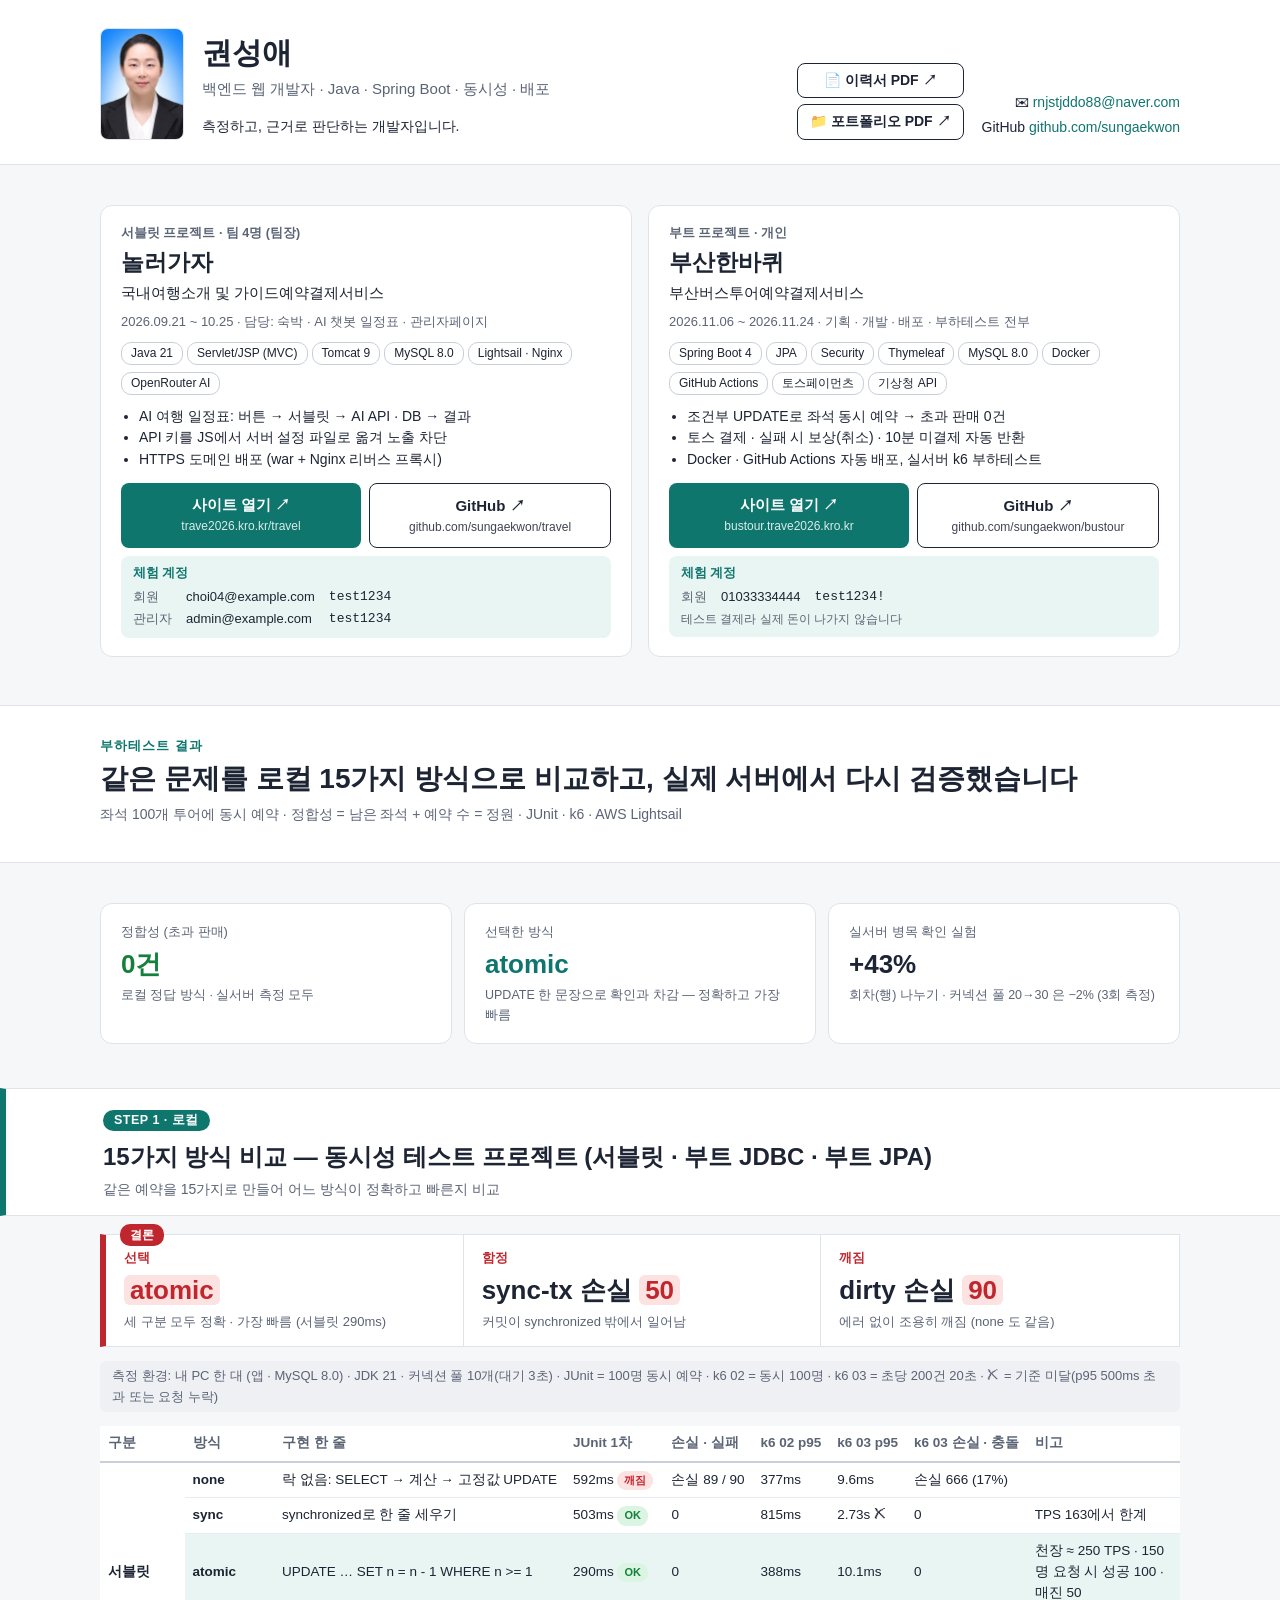
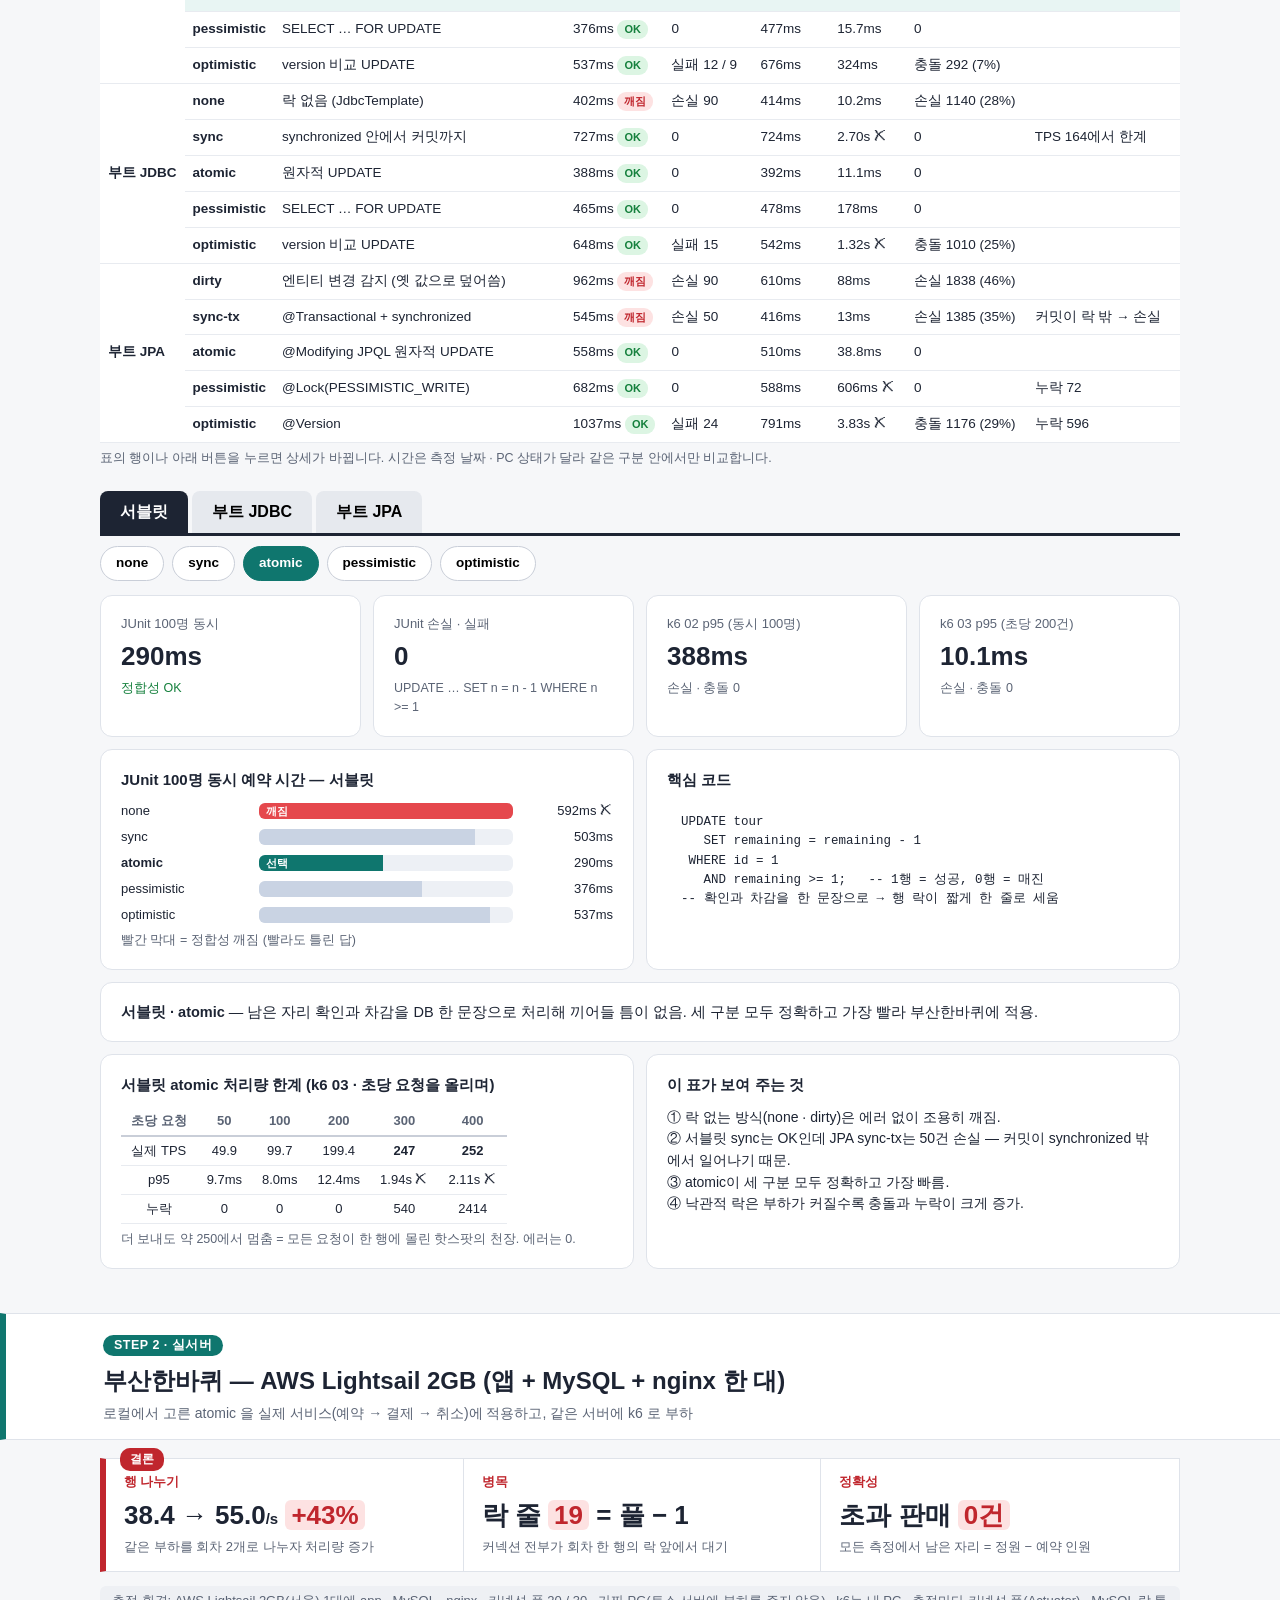
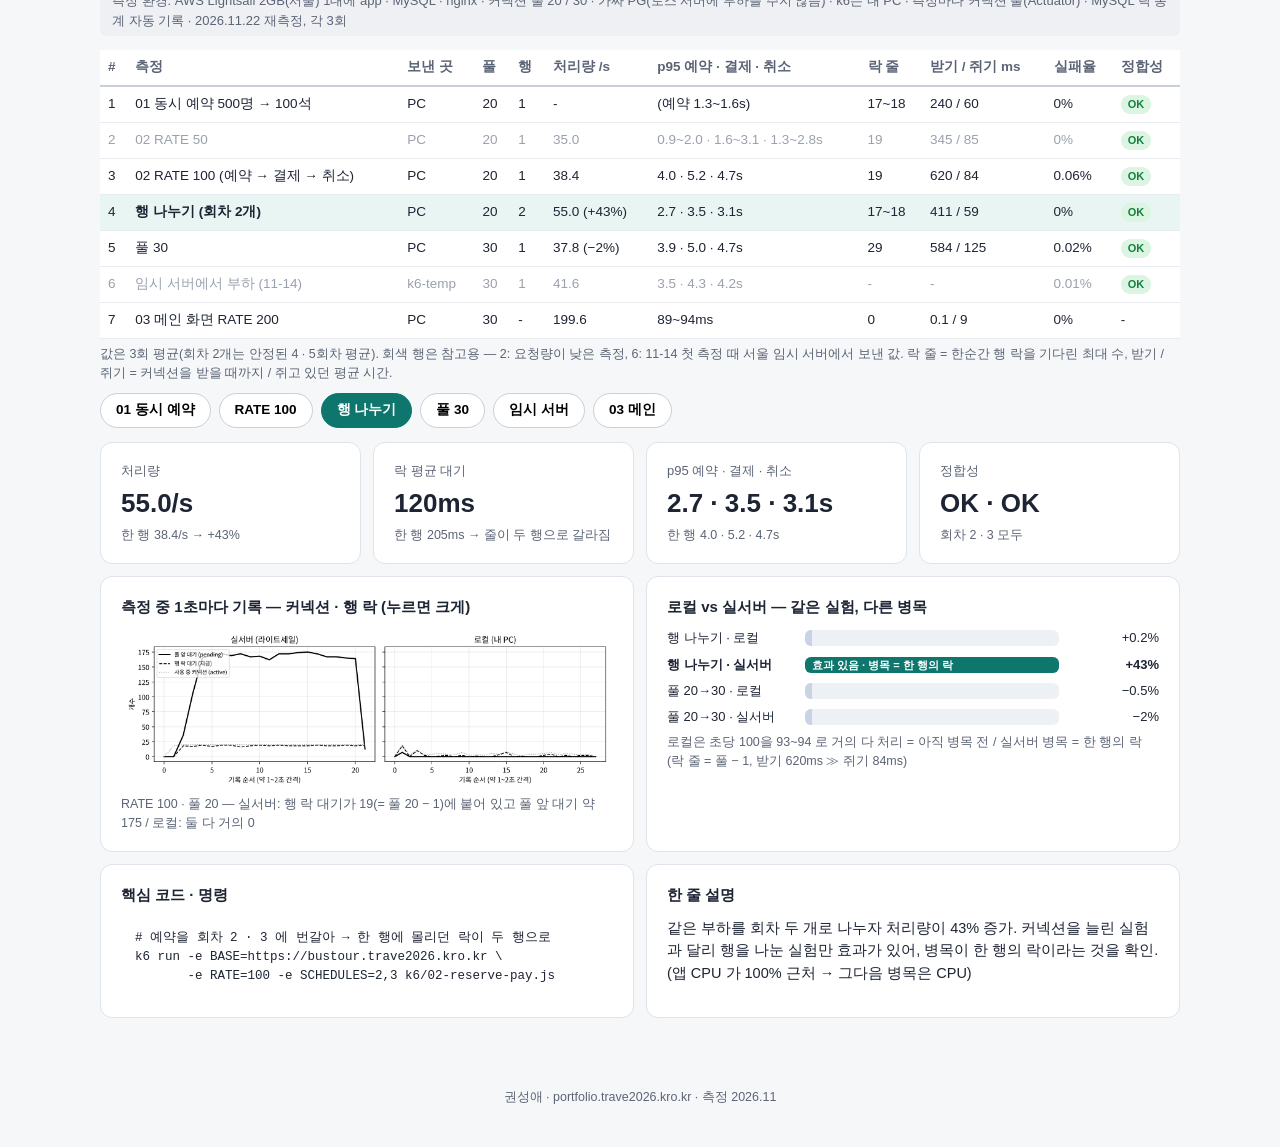
<file: portfolio/index.html>
<!DOCTYPE html>
<!--
  =====================================================================
  portfolio.trave2026.kro.kr — 이력서 메인 페이지 (정적 HTML 한 파일)
  [추가]2026.11.21권성애

  ★ nginx 가 이 파일을 직접 보여 준다 (app 컨테이너와 상관없음)
    docker-compose.yml : ./portfolio:/usr/share/nginx/portfolio:ro
    nginx.conf [C]     : root /usr/share/nginx/portfolio;
    → 고친 뒤 push 하면 서버 git pull 만으로 바로 반영 (폴더 마운트라 nginx 재시작 필요 없음)

  ★ 숫자 고치는 곳 = 맨 아래 <script> 의 "데이터" 부분 (LOCAL, LOCAL_CODE, SERVER)
    표 · 버튼 · 카드 · 막대가 모두 그 값으로 그려진다. HTML 표를 직접 고칠 필요 없음.
    맨 위 프로젝트 카드 · 핵심 숫자 3개 · 측정 환경 줄은 HTML 에 바로 적혀 있음.

  ★ 색 바꾸는 곳 = <style> 맨 위 :root 의 변수 (--accent 등)
  =====================================================================
-->
<html lang="ko">
<head>
  <meta charset="UTF-8">
  <meta name="viewport" content="width=device-width, initial-scale=1">
  <title>권성애 포트폴리오 — 백엔드 웹 개발자</title>
  <meta name="description" content="동시 예약 15가지 방식 비교와 실서버 부하테스트 · 놀러가자(서블릿) · 부산한바퀴(Spring Boot)">

  <!-- 링크 미리보기 카드 (카톡 · 슬랙 등에 주소를 붙이면 이 값으로 카드를 만든다) -->
  <meta property="og:type" content="website">
  <meta property="og:url" content="https://portfolio.trave2026.kro.kr/">
  <meta property="og:title" content="권성애 포트폴리오 — 백엔드 웹 개발자">
  <!-- [추가]2026.11.26권성애 검색 결과에 나오지 않게 (구글·네이버 등) -->
  <meta name="robots" content="noindex, nofollow">
  <meta property="og:description" content="동시 예약 15가지 방식 비교와 실서버 부하테스트 · 놀러가자(서블릿) · 부산한바퀴(Spring Boot)">
  <meta property="og:image" content="https://portfolio.trave2026.kro.kr/img/og.png">
  <meta property="og:image:width" content="1200">
  <meta property="og:image:height" content="630">

  <style>
    /* ---------- 색 (여기만 바꾸면 전체 색이 바뀜) ---------- */
    :root {
      --accent: #0f766e;        /* [추가]2026.11.26권성애 포인트 녹청(주황 #ea580c에서 변경) : 사이트 열기 버튼 · 선택된 버튼 · 강조 */
      --accent-soft: #e8f5f3;   /* [추가]2026.11.26권성애 연한 녹청(#fff4ec에서 변경) : 체험 계정 칸 · 선택된 표 행 */
      --ink: #1d2433;           /* 기본 글자 (진한 남색) */
      --muted: #5b6475;         /* 보조 글자 (회색) */
      --line: #dfe3ea;          /* 테두리 */
      --bg: #f6f7f9;            /* 페이지 바탕 */
      --ok: #15803d;            /* 정합성 OK (초록) */
      --bad: #c0262d;           /* 깨짐 (빨강) */
    }

    * { box-sizing: border-box; }
    body { margin: 0; background: var(--bg); color: var(--ink);
      font-family: "Pretendard", "Noto Sans KR", "Malgun Gothic", sans-serif; line-height: 1.55; }
    a { color: inherit; }
    .wrap { max-width: 1120px; margin: 0 auto; padding: 0 20px; }
    section { margin: 40px 0; }                 /* 영역 사이 간격 */
    h2 { font-size: 21px; margin: 0 0 4px; }
    .sub { color: var(--muted); font-size: 14px; margin: 0 0 10px; }
    .env { color: var(--muted); font-size: 13px; background: #eef0f4; border-radius: 6px; padding: 5px 12px; margin: 6px 0 14px; }
    .box { background: #fff; border: 1px solid var(--line); border-radius: 12px; padding: 18px 20px; }

    /* ---------- 머리 부분 ---------- */
    /* [추가]2026.11.26권성애 흰 띠 : 바깥 배경 흰색 + 위아래 얇은 선 (아래 .band 와 같은 모양) */
    .hero { background: #fff; border-bottom: 1px solid var(--line); }
    .top { display: flex; justify-content: space-between; align-items: flex-end; gap: 16px;
      padding: 28px 0 24px; }
    .me { display: flex; align-items: stretch; gap: 18px; }   /* [추가]2026.11.26권성애 사진 높이에 글자를 위·아래로 맞춤 */
    .me .txt { display: flex; flex-direction: column; justify-content: space-between; padding: 2px 0; }   /* 이름은 위, 한 줄 소개는 아래 */
    .me .intro { font-size: 14px; color: var(--ink); }   /* 한 줄 소개 */
    .photo { width: 84px; height: 112px; border-radius: 8px; border: 1px solid var(--line); background: #eef0f4;
      object-fit: cover; flex-shrink: 0; }   /* [추가]2026.11.26권성애 사진 (img/photo.jpg, 3:4) */
    .top .name { font-size: 30px; font-weight: 800; }
    .top .role { color: var(--muted); font-size: 15px; }
    .top .contact { text-align: right; font-size: 14px; line-height: 1.8; }
    .top .contact a { color: var(--accent); text-decoration: none; }
    /* [추가]2026.11.26권성애 머리 오른쪽 : 이력서 · 포트폴리오 PDF 버튼 (새 탭에서 열림) */
    .top .right { display: flex; align-items: flex-end; gap: 18px; }
    .docs { display: flex; flex-direction: column; gap: 6px; }
    .docs a { display: block; min-width: 150px; text-align: center; font-size: 14px; font-weight: 700; text-decoration: none;
      border: 1.5px solid var(--ink); border-radius: 8px; padding: 6px 12px; background: #fff; }
    .docs a:hover { background: var(--accent-soft); }

    /* ---------- 프로젝트 카드 ---------- */
    .projects { display: grid; grid-template-columns: 1fr 1fr; gap: 16px; }
    .pj .kind { font-size: 12.5px; font-weight: 700; color: var(--muted); }
    .pj h3 { font-size: 23px; margin: 2px 0 0; }
    .pj .desc { font-size: 15px; margin-bottom: 8px; }
    .pj .meta { font-size: 13px; color: var(--muted); margin-bottom: 8px; }
    .chips span { display: inline-block; font-size: 12px; border: 1px solid #c9ced8; border-radius: 10px; padding: 1px 9px; margin: 0 4px 5px 0; }
    .pj ul { margin: 6px 0 12px 18px; padding: 0; font-size: 14px; }
    .go { display: flex; gap: 8px; }
    .go a { flex: 1; text-align: center; font-weight: 700; font-size: 15px; border-radius: 8px; padding: 10px 0; text-decoration: none; }
    .go a.site { background: var(--accent); color: #fff; }
    .go a.gh { border: 1.5px solid var(--ink); }
    .go a:hover { opacity: .85; }
    .go a small { display: block; font-size: 12px; font-weight: 500; opacity: .85; margin-top: 1px; }   /* [추가]2026.11.24권성애 버튼 안 주소 */
    .demo { margin-top: 8px; font-size: 13px; background: var(--accent-soft); border-radius: 8px; padding: 8px 12px; }   /* [추가]2026.11.28권성애 체험 계정: 칸 맞춘 작은 표 */
    .demo .dt { font-weight: 800; font-size: 12.5px; color: var(--accent); margin-bottom: 3px; }   /* '체험 계정' 제목 */
    .demo .tbl { display: grid; grid-template-columns: auto auto auto; justify-content: start; column-gap: 14px; line-height: 1.7; }   /* 구분 | 아이디 | 비밀번호 — 비밀번호는 아이디 바로 옆, 줄마다 칸 맞춤 */
    .demo .tbl .k { color: var(--muted); }                       /* 회원 · 관리자 */
    .demo .tbl .pw { font-family: Consolas, monospace; }         /* 비밀번호 */
    .demo .note { font-size: 12px; color: var(--muted); margin-top: 2px; }   /* 테스트 결제 안내 */

    /* ---------- 흰 띠 (위 · 아래 분리) ---------- */
    .band { background: #fff; border-top: 1px solid var(--line); border-bottom: 1px solid var(--line); padding: 30px 0 26px; margin: 48px 0 0; }
    .band .eyebrow { color: var(--accent); font-weight: 800; font-size: 13px; letter-spacing: 1px; }
    .band h1 { font-size: 28px; margin: 4px 0 6px; line-height: 1.35; }

    /* [추가]2026.11.24권성애 섹션 띠: 로컬 · 실서버 제목을 흰 띠로 (전체 가로) */
    .secband { background: #fff; border-top: 1px solid var(--line); border-bottom: 1px solid var(--line);
      border-left: 6px solid var(--accent); padding: 18px 0 14px; margin: 44px 0 18px; }
    .secband .step { display: inline-block; background: var(--accent); color: #fff; font-size: 12.5px; font-weight: 800;
      border-radius: 12px; padding: 1px 11px; letter-spacing: .5px; }
    .secband h2 { font-size: 24px; margin: 6px 0 4px; }
    .secband .sub { margin: 0; }
    .secband + .wrap section { margin-top: 0; }

    /* ---------- 숫자 카드 ---------- */
    .result { display: grid; grid-template-columns: repeat(3, 1fr); gap: 0; background: #fff; border: 1px solid var(--line);
      border-left: 6px solid var(--bad); border-radius: 0; margin: 18px 0 14px; position: relative; }   /* [추가]2026.11.28권성애 실서버 결론 카드 (붉은 포인트) */
    .result > div { padding: 14px 18px; border-right: 1px solid var(--line); }
    .result > div:last-child { border-right: none; }
    .result .lb { font-size: 12.5px; color: var(--bad); font-weight: 800; }   /* 작은 제목 (빨강) */
    .result .big { font-size: 26px; font-weight: 800; margin: 2px 0; }          /* 큰 숫자 */
    .result .big .up { color: var(--bad); background: #fde2e2; border-radius: 6px; padding: 0 6px; }   /* 핵심 숫자: 빨강 글자 + 연한 빨강 바탕 */
    .result .tag { position: absolute; top: -11px; left: 14px; background: var(--bad); color: #fff; font-size: 12px; font-weight: 800; padding: 2px 10px; border-radius: 10px; }   /* '결론' 꼬리표 */
    .result .ds { font-size: 13px; color: var(--muted); }                       /* 뜻 */
    .kpis { display: grid; grid-template-columns: repeat(3, 1fr); gap: 12px; }
    .kpis.four { grid-template-columns: repeat(4, 1fr); }
    .kpi .l { font-size: 13px; color: var(--muted); }
    .kpi .v { font-size: 26px; font-weight: 800; margin: 2px 0; }
    .kpi .d { font-size: 12.5px; color: var(--muted); }
    .ok { color: var(--ok); } .bad { color: var(--bad); } .acc { color: var(--accent); }

    /* ---------- 표 ---------- */
    .scroll { overflow-x: auto; }               /* 휴대폰에서 표가 넓으면 옆으로 밀어 보기 */
    table { width: 100%; border-collapse: collapse; font-size: 13.5px; background: #fff; }
    th { text-align: left; color: var(--muted); font-weight: 700; border-bottom: 2px solid #c9ced8; padding: 7px 8px; white-space: nowrap; }
    td { border-bottom: 1px solid #e8ebf0; padding: 7px 8px; white-space: nowrap; }
    #localTable td:last-child { white-space: normal; min-width: 150px; }   /* 비고는 줄바꿈 허용 */
    tbody tr { cursor: pointer; }
    tbody tr:hover td { background: #fafbfc; }
    tr.sel td { background: var(--accent-soft) !important; }
    tr.dim td { color: #9aa1ad; }
    td.grp { font-weight: 800; background: #fff !important; cursor: default; }
    .b { display: inline-block; font-size: 11px; font-weight: 700; padding: 1px 7px; border-radius: 9px; }
    .b.ok { background: #dcf5e3; color: var(--ok); }
    .b.bad { background: #fde2e2; color: var(--bad); }
    .hint { font-size: 12.5px; color: var(--muted); margin: 6px 0 0; }

    /* ---------- 탭 · 버튼 ---------- */
    .tabs { display: flex; gap: 4px; border-bottom: 3px solid var(--ink); margin: 22px 0 10px; }
    .tabs button { border: 0; padding: 9px 20px; border-radius: 8px 8px 0 0; background: #e6e9ee; font: inherit; font-weight: 700; cursor: pointer; }
    .tabs button.on { background: var(--ink); color: #fff; }
    .btns { display: flex; flex-wrap: wrap; gap: 8px; margin: 10px 0 14px; }
    .btns button { border: 1.5px solid #c9ced8; background: #fff; border-radius: 18px; padding: 6px 15px; font: inherit; font-size: 13.5px; font-weight: 700; cursor: pointer; }
    .btns button.on { background: var(--accent); border-color: var(--accent); color: #fff; }

    /* ---------- 상세 대시보드 ---------- */
    .grid2 { display: grid; grid-template-columns: 1fr 1fr; gap: 12px; margin-top: 12px; }
    .card h4 { margin: 0 0 10px; font-size: 15px; }
    .bar { display: flex; align-items: center; gap: 8px; font-size: 13px; margin: 6px 0; }
    .bar .n { width: 130px; flex-shrink: 0; }
    .bar .t { flex: 1; background: #edf0f5; border-radius: 6px; height: 16px; overflow: hidden; }
    .bar .f { display: block; height: 16px; background: #c9d3e3; color: #fff; font-size: 11px; font-weight: 800; line-height: 16px; padding-left: 7px; white-space: nowrap; overflow: hidden; }   /* [추가]2026.11.28권성애 막대 안 글자 (선택 · 깨짐) */
    .bar .f.on { background: var(--accent); }
    .bar .f.badf { background: #e5484d; }   /* [추가]2026.11.28권성애 깨짐 막대 분명한 빨강 (#f3b4b4에서 변경) */
    .bar .x { width: 92px; text-align: right; flex-shrink: 0; }
    pre { background: #fff; color: var(--ink);   /* [추가]2026.11.28권성애 흰 바탕 · 테두리 없음 */
      border-radius: 8px; padding: 12px 14px; font-size: 12.5px; margin: 0;
      white-space: pre-wrap; word-break: break-all; font-family: Consolas, "D2Coding", monospace; }
    .story { font-size: 14.5px; }
    .caps { display: flex; gap: 10px; }
    .caps figure { flex: 1; margin: 0; }
    .caps img { width: 100%; border-radius: 6px; display: block; cursor: zoom-in; }
    .caps figcaption { font-size: 12.5px; color: var(--muted); margin-top: 4px; }
    .mini { width: auto; font-size: 13px; }
    .mini td, .mini th { padding: 4px 10px; text-align: center; }

    /* ---------- 캡처 크게 보기 ---------- */
    #zoom { display: none; position: fixed; inset: 0; background: rgba(0,0,0,.8); align-items: center; justify-content: center; padding: 20px; z-index: 10; cursor: zoom-out; }
    #zoom.show { display: flex; }
    #zoom img { max-width: 100%; max-height: 90vh; border-radius: 6px; }

    footer { color: var(--muted); font-size: 12.5px; text-align: center; padding: 30px 0 40px; }

    /* ---------- 휴대폰 (폭 760px 이하): 나란히 있던 것을 세로로 ---------- */
    @media (max-width: 760px) {
      .top { flex-direction: column; align-items: flex-start; }
      .top .contact { text-align: left; }
      .top .right { flex-direction: column; align-items: flex-start; }   /* [추가]2026.11.26권성애 휴대폰: 버튼을 연락처 위로 */
      .docs { flex-direction: row; }
      .projects, .grid2, .kpis, .kpis.four, .result { grid-template-columns: 1fr; }
      .result > div { border-right: none; border-bottom: 1px solid var(--line); }
      .caps { flex-direction: column; }
      .band h1 { font-size: 22px; }
      .secband h2 { font-size: 19px; }
    }
    .bar .f .lbl { font-style: normal; }
    /* ---- [추가]2026.11.28권성애 PDF(흑백) 전용 : 모든 막대 = 흰 바탕 + 검정 테두리, 글자만 (빗금 · 회색 없음) ---- */
    body.pdf .bar .t { background: none; border-radius: 0; overflow: visible; }
    body.pdf .bar .f, body.pdf .bar .f.on, body.pdf .bar .f.badf { background: #fff; border: 1.2px solid #222; box-sizing: border-box; color: #000; border-radius: 3px; }
    body.pdf .bar .f .lbl { background: none; border: none; padding: 0; color: #000; }
  </style>
</head>
<body>

<!-- =================== 머리 부분 =================== -->
<!-- [추가]2026.11.26권성애 머리 부분을 전체 가로 흰 띠(.hero)로 감쌈 : 아래 '부하테스트 결과' 띠와 같은 모양 -->
<div class="hero">
  <div class="wrap">
    <div class="top">
      <div class="me">
        <!-- [추가]2026.11.26권성애 사진 : img/photo.jpg 를 넣으면 보임 (3:4 증명사진 비율) -->
        <img class="photo" src="img/photo.jpg" alt="권성애 사진">
        <div class="txt">
          <div><div class="name">권성애</div>
            <div class="role">백엔드 웹 개발자 · Java · Spring Boot · 동시성 · 배포</div></div>
          <!-- [추가]2026.11.26권성애 한 줄 소개 (사진 아래선에 맞춤) -->
          <div class="intro">측정하고, 근거로 판단하는 개발자입니다.</div>
        </div>
      </div>
      <div class="right">
        <!-- [추가]2026.11.26권성애 PDF는 같은 폴더(portfolio/)에 넣고 새 탭으로 열기 : 서브도메인 추가 필요 없음 -->
        <div class="docs">
          <a href="resume.pdf" target="_blank" rel="noopener">📄 이력서 PDF ↗</a>
          <a href="portfolio.pdf" target="_blank" rel="noopener">📁 포트폴리오 PDF ↗</a>
        </div>
        <div class="contact">
          ✉ <a href="mailto:rnjstjddo88@naver.com">rnjstjddo88@naver.com</a><br>   <!-- [추가]2026.11.26권성애 이력서와 같은 naver 메일로 통일 -->
          GitHub <a href="https://github.com/sungaekwon" target="_blank" rel="noopener">github.com/sungaekwon</a>
        </div>
      </div>
    </div>
  </div>
</div>
<div class="wrap">

  <!-- =================== ① 프로젝트 2개 =================== -->
  <section>
    <div class="projects">
      <div class="box pj">
        <div class="kind">서블릿 프로젝트 · 팀 4명 (팀장)</div>
        <h3>놀러가자</h3>
        <div class="desc">국내여행소개 및 가이드예약결제서비스</div>
        <div class="meta">2026.09.21 ~ 10.25 · 담당: 숙박 · AI 챗봇 일정표 · 관리자페이지</div>
        <div class="chips"><span>Java 21</span><span>Servlet/JSP (MVC)</span><span>Tomcat 9</span><span>MySQL 8.0</span><span>Lightsail · Nginx</span><span>OpenRouter AI</span></div>
        <ul>
          <li>AI 여행 일정표: 버튼 → 서블릿 → AI API · DB → 결과</li>
          <li>API 키를 JS에서 서버 설정 파일로 옮겨 노출 차단</li>
          <li>HTTPS 도메인 배포 (war + Nginx 리버스 프록시)</li>
        </ul>
        <div class="go">
          <a class="site" href="https://trave2026.kro.kr/travel" target="_blank" rel="noopener">사이트 열기 ↗<small>trave2026.kro.kr/travel</small></a>
          <!-- [추가]2026.11.28권성애 놀러가자 깃허브 주소 travel.git 으로 -->
          <a class="gh" href="https://github.com/sungaekwon/travel" target="_blank" rel="noopener">GitHub ↗<small>github.com/sungaekwon/travel</small></a>
        </div>
        <!-- [추가]2026.11.26권성애 놀러가자 체험 계정 (회원 · 관리자) -->
        <!-- [추가]2026.11.28권성애 체험 계정: 구분 | 아이디 | 비밀번호 작은 표 -->
        <div class="demo"><div class="dt">체험 계정</div>
          <div class="tbl">
            <span class="k">회원</span><span>choi04@example.com</span><span class="pw">test1234</span>
            <span class="k">관리자</span><span>admin@example.com</span><span class="pw">test1234</span>
          </div>
        </div>
      </div>

      <div class="box pj">
        <div class="kind">부트 프로젝트 · 개인</div>
        <h3>부산한바퀴</h3>
        <div class="desc">부산버스투어예약결제서비스</div>
        <div class="meta">2026.11.06 ~ 2026.11.24 · 기획 · 개발 · 배포 · 부하테스트 전부</div>   <!-- [추가]2026.11.28권성애 프로젝트 종료일 -->
        <div class="chips"><span>Spring Boot 4</span><span>JPA</span><span>Security</span><span>Thymeleaf</span><span>MySQL 8.0</span><span>Docker</span><span>GitHub Actions</span><span>토스페이먼츠</span><span>기상청 API</span></div>
        <ul>
          <li>조건부 UPDATE로 좌석 동시 예약 → 초과 판매 0건</li>
          <li>토스 결제 · 실패 시 보상(취소) · 10분 미결제 자동 반환</li>
          <li>Docker · GitHub Actions 자동 배포, 실서버 k6 부하테스트</li>
        </ul>
        <div class="go">
          <a class="site" href="https://bustour.trave2026.kro.kr" target="_blank" rel="noopener">사이트 열기 ↗<small>bustour.trave2026.kro.kr</small></a>
          <a class="gh" href="https://github.com/sungaekwon/bustour" target="_blank" rel="noopener">GitHub ↗<small>github.com/sungaekwon/bustour</small></a>
        </div>
        <!-- [추가]2026.11.26권성애 '비밀번호' 글자 빼고 안내 문장은 다음 줄로 -->
        <!-- [추가]2026.11.28권성애 체험 계정: 구분 | 아이디 | 비밀번호 작은 표 -->
        <div class="demo"><div class="dt">체험 계정</div>
          <div class="tbl">
            <span class="k">회원</span><span>01033334444</span><span class="pw">test1234!</span>
          </div>
          <div class="note">테스트 결제라 실제 돈이 나가지 않습니다</div></div>
      </div>
    </div>
  </section>
</div>

<!-- =================== 흰 띠: 여기부터 부하테스트 결과 =================== -->
<div class="band">
  <div class="wrap">
    <div class="eyebrow">부하테스트 결과</div>
    <h1>같은 문제를 로컬 15가지 방식으로 비교하고, 실제 서버에서 다시 검증했습니다</h1>
    <p class="sub">좌석 100개 투어에 동시 예약 · 정합성 = 남은 좌석 + 예약 수 = 정원 · JUnit · k6 · AWS Lightsail</p>
  </div>
</div>

<div class="wrap">
  <!-- =================== ② 핵심 숫자 3개 =================== -->
  <section>
    <div class="kpis">
      <div class="box kpi"><div class="l">정합성 (초과 판매)</div><div class="v ok">0건</div><div class="d">로컬 정답 방식 · 실서버 측정 모두</div></div>
      <div class="box kpi"><div class="l">선택한 방식</div><div class="v acc">atomic</div><div class="d">UPDATE 한 문장으로 확인과 차감 — 정확하고 가장 빠름</div></div>
      <div class="box kpi"><div class="l">실서버 병목 확인 실험</div><div class="v">+43%</div><div class="d">회차(행) 나누기 · 커넥션 풀 20→30 은 −2% (3회 측정)</div></div>
    </div>
  </section>

</div>

<!-- =================== ③ 로컬 15가지 방식 — 제목 띠 [추가]2026.11.24권성애 =================== -->
<div class="secband">
  <div class="wrap">
    <span class="step">STEP 1 · 로컬</span>
    <h2>15가지 방식 비교 — 동시성 테스트 프로젝트 (서블릿 · 부트 JDBC · 부트 JPA)</h2>
    <p class="sub">같은 예약을 15가지로 만들어 어느 방식이 정확하고 빠른지 비교</p>
  </div>
</div>

<div class="wrap">
  <section>
    <!-- [추가]2026.11.28권성애 로컬 결론 카드: 15가지 방식 비교에서 고른 것 · 함정 · 깨짐 -->
    <div class="result"><span class="tag">결론</span>
      <div><div class="lb">선택</div><div class="big"><span class="up">atomic</span></div><div class="ds">세 구분 모두 정확 · 가장 빠름 (서블릿 290ms)</div></div>
      <div><div class="lb">함정</div><div class="big">sync-tx 손실 <span class="up">50</span></div><div class="ds">커밋이 synchronized 밖에서 일어남</div></div>
      <div><div class="lb">깨짐</div><div class="big">dirty 손실 <span class="up">90</span></div><div class="ds">에러 없이 조용히 깨짐 (none 도 같음)</div></div>
    </div>
    <div class="env">측정 환경: 내 PC 한 대 (앱 · MySQL 8.0) · JDK 21 · 커넥션 풀 10개(대기 3초) · JUnit = 100명 동시 예약 · k6 02 = 동시 100명 · k6 03 = 초당 200건 20초 · ✗ = 기준 미달(p95 500ms 초과 또는 요청 누락)</div>
    <div class="scroll"><table id="localTable"></table></div>
    <p class="hint">표의 행이나 아래 버튼을 누르면 상세가 바뀝니다. 시간은 측정 날짜 · PC 상태가 달라 같은 구분 안에서만 비교합니다.</p>

    <div class="tabs" id="localTabs"></div>
    <div class="btns" id="localBtns"></div>
    <div class="kpis four" id="localCards"></div>
    <div class="grid2">
      <div class="box card"><h4 id="barTitle">JUnit 100명 동시 예약 시간</h4><div id="localBars"></div></div>
      <div class="box card"><h4>핵심 코드</h4><pre id="localCode"></pre></div>
    </div>
    <div class="box card story" style="margin-top:12px" id="localStory"></div>

    <div class="grid2">
      <div class="box card">
        <h4>서블릿 atomic 처리량 한계 (k6 03 · 초당 요청을 올리며)</h4>
        <div class="scroll"><table class="mini">
          <thead><tr><th>초당 요청</th><th>50</th><th>100</th><th>200</th><th>300</th><th>400</th></tr></thead>
          <tbody style="cursor:default">
          <tr><td>실제 TPS</td><td>49.9</td><td>99.7</td><td>199.4</td><td><b>247</b></td><td><b>252</b></td></tr>
          <tr><td>p95</td><td>9.7ms</td><td>8.0ms</td><td>12.4ms</td><td>1.94s ✗</td><td>2.11s ✗</td></tr>
          <tr><td>누락</td><td>0</td><td>0</td><td>0</td><td>540</td><td>2414</td></tr>
          </tbody></table></div>
        <p class="hint">더 보내도 약 250에서 멈춤 = 모든 요청이 한 행에 몰린 핫스팟의 천장. 에러는 0.</p>
      </div>
      <div class="box card">
        <h4>이 표가 보여 주는 것</h4>
        <div class="story" style="font-size:14px">
          ① 락 없는 방식(none · dirty)은 에러 없이 조용히 깨짐.<br>
          ② 서블릿 sync는 OK인데 JPA sync-tx는 50건 손실 — 커밋이 synchronized 밖에서 일어나기 때문.<br>
          ③ atomic이 세 구분 모두 정확하고 가장 빠름.<br>
          ④ 낙관적 락은 부하가 커질수록 충돌과 누락이 크게 증가.
        </div>
      </div>
    </div>
  </section>

</div>

<!-- =================== ④ 실서버 검증 — 제목 띠 [추가]2026.11.24권성애 =================== -->
<div class="secband">
  <div class="wrap">
    <span class="step">STEP 2 · 실서버</span>
    <h2>부산한바퀴 — AWS Lightsail 2GB (앱 + MySQL + nginx 한 대)</h2>
    <p class="sub">로컬에서 고른 atomic 을 실제 서비스(예약 → 결제 → 취소)에 적용하고, 같은 서버에 k6 로 부하</p>
  </div>
</div>

<div class="wrap">
  <section>
    <!-- [추가]2026.11.28권성애 결론 카드: 표를 읽기 전에 핵심 3가지 -->
    <div class="result"><span class="tag">결론</span>
      <div><div class="lb">행 나누기</div><div class="big">38.4 → 55.0<small style="font-size:15px">/s</small> <span class="up">+43%</span></div><div class="ds">같은 부하를 회차 2개로 나누자 처리량 증가</div></div>
      <div><div class="lb">병목</div><div class="big">락 줄 <span class="up">19</span> = 풀 − 1</div><div class="ds">커넥션 전부가 회차 한 행의 락 앞에서 대기</div></div>
      <div><div class="lb">정확성</div><div class="big">초과 판매 <span class="up">0건</span></div><div class="ds">모든 측정에서 남은 자리 = 정원 − 예약 인원</div></div>
    </div>
    <div class="env">측정 환경: AWS Lightsail 2GB(서울) 1대에 app · MySQL · nginx · 커넥션 풀 20 / 30 · 가짜 PG(토스 서버에 부하를 주지 않음) · k6는 내 PC · 측정마다 커넥션 풀(Actuator) · MySQL 락 통계 자동 기록 · 2026.11.22 재측정, 각 3회</div>
    <div class="scroll"><table id="serverTable"></table></div>
    <p class="hint">값은 3회 평균(회차 2개는 안정된 4 · 5회차 평균). 회색 행은 참고용 — 2: 요청량이 낮은 측정, 6: 11-14 첫 측정 때 서울 임시 서버에서 보낸 값. 락 줄 = 한순간 행 락을 기다린 최대 수, 받기 / 쥐기 = 커넥션을 받을 때까지 / 쥐고 있던 평균 시간.</p>

    <div class="btns" id="serverBtns"></div>
    <div class="kpis four" id="serverCards"></div>
    <div class="grid2">
      <div class="box card">
        <h4>측정 중 1초마다 기록 — 커넥션 · 행 락 (누르면 크게)</h4>
        <div class="caps">
          <figure><img src="img/watch_compare.png" alt="실서버 · 로컬 커넥션과 락 기록"><figcaption>RATE 100 · 풀 20 — 실서버: 행 락 대기가 19(= 풀 20 − 1)에 붙어 있고 풀 앞 대기 약 175 / 로컬: 둘 다 거의 0</figcaption></figure>
        </div>
      </div>
      <div class="box card">
        <h4>로컬 vs 실서버 — 같은 실험, 다른 병목</h4>   <!-- [추가]2026.11.28권성애 녹청 막대 안 글자 -->
        <div class="bar"><span class="n">행 나누기 · 로컬</span><span class="t"><span class="f" style="width:1%"></span></span><span class="x">+0.2%</span></div>
        <div class="bar"><span class="n"><b>행 나누기 · 실서버</b></span><span class="t"><span class="f on" style="width:100%"><i class="lbl">효과 있음 · 병목 = 한 행의 락</i></span></span><span class="x"><b>+43%</b></span></div>
        <div class="bar"><span class="n">풀 20→30 · 로컬</span><span class="t"><span class="f" style="width:1%"></span></span><span class="x">−0.5%</span></div>
        <div class="bar"><span class="n">풀 20→30 · 실서버</span><span class="t"><span class="f" style="width:1%"></span></span><span class="x">−2%</span></div>
        <p class="hint">로컬은 초당 100을 93~94 로 거의 다 처리 = 아직 병목 전 / 실서버 병목 = 한 행의 락 (락 줄 = 풀 − 1, 받기 620ms ≫ 쥐기 84ms)</p>
      </div>
    </div>
    <div class="grid2">
      <div class="box card"><h4>핵심 코드 · 명령</h4><pre id="serverCode"></pre></div>
      <div class="box card"><h4>한 줄 설명</h4><div class="story" id="serverStory"></div></div>
    </div>
  </section>
</div>

<footer>권성애 · portfolio.trave2026.kro.kr · 측정 2026.11</footer>

<!-- 캡처 크게 보기 (누르면 닫힘) -->
<div id="zoom"><img alt=""></div>

<script>
  /* =====================================================================
     데이터 — 숫자가 바뀌면 여기만 고치면 됨
     ===================================================================== */

  // ③ 로컬 15가지 방식
  //   junit  : JUnit 1차 시간(ms)      ok   : 정합성 (true = OK, false = 깨짐)
  //   loss   : JUnit 손실 · 실패        k02  : k6 02 p95 (동시 100명)
  //   k02loss: k6 02 손실 · 충돌        k03  : k6 03 p95 (초당 200건)
  //   k03loss: k6 03 손실 · 충돌        note : 비고
  const LOCAL = {
    "서블릿": [
      { m: "none",        what: "락 없음: SELECT → 계산 → 고정값 UPDATE", junit: 592, ok: false, loss: "손실 89 / 90", k02: "377ms", k02loss: "손실 89", k03: "9.6ms",  k03loss: "손실 666 (17%)", note: "" },
      { m: "sync",        what: "synchronized로 한 줄 세우기",          junit: 503, ok: true,  loss: "0",           k02: "815ms", k02loss: "0",       k03: "2.73s ✗", k03loss: "0",              note: "TPS 163에서 한계" },
      { m: "atomic",      what: "UPDATE … SET n = n - 1 WHERE n >= 1",  junit: 290, ok: true,  loss: "0",           k02: "388ms", k02loss: "0",       k03: "10.1ms", k03loss: "0",              note: "천장 ≈ 250 TPS · 150명 요청 시 성공 100 · 매진 50" },
      { m: "pessimistic", what: "SELECT … FOR UPDATE",                  junit: 376, ok: true,  loss: "0",           k02: "477ms", k02loss: "0",       k03: "15.7ms", k03loss: "0",              note: "" },
      { m: "optimistic",  what: "version 비교 UPDATE",                   junit: 537, ok: true,  loss: "실패 12 / 9",  k02: "676ms", k02loss: "충돌 21", k03: "324ms",  k03loss: "충돌 292 (7%)",  note: "" }
    ],
    "부트 JDBC": [
      { m: "none",        what: "락 없음 (JdbcTemplate)",                junit: 402, ok: false, loss: "손실 90", k02: "414ms", k02loss: "손실 90", k03: "10.2ms",  k03loss: "손실 1140 (28%)", note: "" },
      { m: "sync",        what: "synchronized 안에서 커밋까지",          junit: 727, ok: true,  loss: "0",       k02: "724ms", k02loss: "0",       k03: "2.70s ✗", k03loss: "0",               note: "TPS 164에서 한계" },
      { m: "atomic",      what: "원자적 UPDATE",                         junit: 388, ok: true,  loss: "0",       k02: "392ms", k02loss: "0",       k03: "11.1ms",  k03loss: "0",               note: "" },
      { m: "pessimistic", what: "SELECT … FOR UPDATE",                   junit: 465, ok: true,  loss: "0",       k02: "478ms", k02loss: "0",       k03: "178ms",   k03loss: "0",               note: "" },
      { m: "optimistic",  what: "version 비교 UPDATE",                    junit: 648, ok: true,  loss: "실패 15", k02: "542ms", k02loss: "충돌 18", k03: "1.32s ✗", k03loss: "충돌 1010 (25%)", note: "" }
    ],
    "부트 JPA": [
      { m: "dirty",       what: "엔티티 변경 감지 (옛 값으로 덮어씀)",    junit: 962,  ok: false, loss: "손실 90", k02: "610ms", k02loss: "손실 90", k03: "88ms",    k03loss: "손실 1838 (46%)", note: "" },
      { m: "sync-tx",     what: "@Transactional + synchronized",          junit: 545,  ok: false, loss: "손실 50", k02: "416ms", k02loss: "손실 50", k03: "13ms",    k03loss: "손실 1385 (35%)", note: "커밋이 락 밖 → 손실" },
      { m: "atomic",      what: "@Modifying JPQL 원자적 UPDATE",          junit: 558,  ok: true,  loss: "0",       k02: "510ms", k02loss: "0",       k03: "38.8ms",  k03loss: "0",               note: "" },
      { m: "pessimistic", what: "@Lock(PESSIMISTIC_WRITE)",               junit: 682,  ok: true,  loss: "0",       k02: "588ms", k02loss: "0",       k03: "606ms ✗", k03loss: "0",               note: "누락 72" },
      { m: "optimistic",  what: "@Version",                               junit: 1037, ok: true,  loss: "실패 24", k02: "791ms", k02loss: "충돌 19", k03: "3.83s ✗", k03loss: "충돌 1176 (29%)", note: "누락 596" }
    ]
  };

  // ③ 방식별 핵심 코드와 한 줄 설명 (탭이 달라도 같은 방식이면 같은 설명, JPA 전용은 따로)
  const LOCAL_CODE = {
    "none": {
      code: "SELECT remaining FROM tour WHERE id = 1;   -- 둘이 같은 값(10)을 읽음\n-- 자바에서 10 - 1 = 9 계산\nUPDATE tour SET remaining = 9 WHERE id = 1; -- 둘 다 9 를 씀 → 1건 사라짐",
      story: "읽고 → 계산하고 → 고정값으로 쓰는 사이에 다른 요청이 끼어들어 같은 값을 덮어씀(갱신 손실). 에러가 나지 않아 로그만으로는 알 수 없음."
    },
    "sync": {
      code: "synchronized (lock) {\n    // 읽기 → 계산 → 쓰기 → 커밋까지 이 안에서\n}\n// 한 JVM 안에서만 한 줄로 세움 → 서버가 2대면 서로 모름",
      story: "정확하지만 모든 요청이 자바 락 앞에서 한 줄로 대기. 부하가 커지면 대기가 쌓여 응답 시간이 초 단위로 증가, 서버를 늘려도 효과 없음."
    },
    "atomic": {
      code: "UPDATE tour\n   SET remaining = remaining - 1\n WHERE id = 1\n   AND remaining >= 1;   -- 1행 = 성공, 0행 = 매진\n-- 확인과 차감을 한 문장으로 → 행 락이 짧게 한 줄로 세움",
      story: "남은 자리 확인과 차감을 DB 한 문장으로 처리해 끼어들 틈이 없음. 세 구분 모두 정확하고 가장 빨라 부산한바퀴에 적용."
    },
    "pessimistic": {
      code: "SELECT remaining FROM tour WHERE id = 1 FOR UPDATE;  -- 읽을 때부터 X 락\nUPDATE tour SET remaining = ? WHERE id = 1;\nCOMMIT;   -- 여기서 락이 풀림",
      story: "읽는 순간부터 커밋까지 행을 잠가 정확함. 다만 락을 쥐는 시간이 atomic보다 길어 부하가 커질수록 대기 증가."
    },
    "optimistic": {
      code: "UPDATE tour\n   SET remaining = ?, version = version + 1\n WHERE id = 1 AND version = ?;  -- 0행 = 누가 먼저 바꿈 → 실패/재시도",
      story: "락 없이 버전으로 충돌을 감지. 정합성은 지키지만 같은 행에 몰리는 선착순에서는 충돌 · 재시도가 폭증해 부적합."
    },
    "dirty": {
      code: "Tour t = tourRepository.findById(1L).get();  // 옛 값을 읽음\nt.decrease();                                // 메모리에서 -1\n// 커밋 때 UPDATE tour SET remaining = 9 … (계산된 고정값)",
      story: "JPA 변경 감지는 '읽은 값 - 1'을 고정값으로 덮어써서 락 없는 none과 같은 이유로 깨짐. 편리함 뒤에 숨은 갱신 손실."
    },
    "sync-tx": {
      code: "@Transactional\npublic synchronized void reserve() { … }\n// 프록시가 커밋하는 시점 = 메서드(락)가 끝난 '뒤'\n// → 락이 풀리고 커밋 전인 틈에 다음 스레드가 옛 값을 읽음",
      story: "서블릿 sync는 OK인데 JPA에서는 50건 손실. 커밋이 synchronized 밖에서 일어나는 함정을 실험으로 확인."
    }
  };

  // ④ 실서버 측정
  //   p95: 예약 · 결제 · 취소 순서     dim: 참고용 행(회색)
  const SERVER = [   // [추가]2026.11.24권성애 2026.11.22 재측정 값 (lockq = 락 줄 최대, acq = 커넥션 받기 / 쥐기 ms)
    { no: 1, name: "01 동시 예약 500명 → 100석", from: "PC", pool: 20, rows: 1, tps: "-", p95: "(예약 1.3~1.6s)", lockq: "17~18", acq: "240 / 60", fail: "0%", ok: true, btn: "01 동시 예약",
      cards: [["결과", "정확히 100석", "3회 모두 500명 중 100명만 성공"], ["503 응답", "0건", "11-14 첫 측정 30건 → 예열 뒤 0"], ["풀 앞 줄 최대", "179", "길어도 모두 3초 안에 커넥션 받음"], ["정합성", "OK", "남은 0 + 예약 100 = 100"]],
      code: "k6 run -e BASE=https://bustour.trave2026.kro.kr k6/01-reserve-spike.js\n# 로그인 500명을 미리 만들어 두고(setup) 한 번에 예약",
      story: "500명이 동시에 100석을 노려도 3번 모두 정확히 100명만 성공. 풀 앞에 179명까지 줄을 섰지만 3초 안에 모두 차례가 와 503 없음." },
    { no: 2, name: "02 RATE 50", from: "PC", pool: 20, rows: 1, tps: "35.0", p95: "0.9~2.0 · 1.6~3.1 · 1.3~2.8s", lockq: "19", acq: "345 / 85", fail: "0%", ok: true, dim: true, btn: null },
    { no: 3, name: "02 RATE 100 (예약 → 결제 → 취소)", from: "PC", pool: 20, rows: 1, tps: "38.4", p95: "4.0 · 5.2 · 4.7s", lockq: "19", acq: "620 / 84", fail: "0.06%", ok: true, btn: "RATE 100",
      cards: [["처리량", "38.4/s", "3회 38.6 · 38.6 · 38.1 — 초당 100을 보내도 여기서 멈춤"], ["락 줄 최대", "19", "= 풀 20 − 1 : 커넥션 전부가 한 행 앞에"], ["받기 / 쥐기", "620 / 84ms", "쥐는 동안 락을 기다려 풀 앞에 줄 (약 175)"], ["정합성", "OK", "503 5~7건은 3초 초과 = 다시 누르면 됨"]],
      code: "k6 run -e BASE=https://bustour.trave2026.kro.kr \\\n       -e RATE=100 k6/02-reserve-pay.js\n# 같은 회차(1행)에 예약 · 결제 · 취소\n# 측정 전후: Actuator(hikaricp.connections.*) + SHOW GLOBAL STATUS LIKE 'Innodb_row_lock%'",
      story: "한 회차에 모든 요청을 몰자 초당 38건에서 정체. 행 락을 기다리는 트랜잭션이 늘 19개(= 풀 20 − 1) — 커넥션 전부가 회차 한 행 앞에 묶여 있음." },
    { no: 4, name: "행 나누기 (회차 2개)", from: "PC", pool: 20, rows: 2, tps: "55.0 (+43%)", p95: "2.7 · 3.5 · 3.1s", lockq: "17~18", acq: "411 / 59", fail: "0%", ok: true, btn: "행 나누기",
      cards: [["처리량", "55.0/s", "한 행 38.4/s → +43%"], ["락 평균 대기", "120ms", "한 행 205ms → 줄이 두 행으로 갈라짐"], ["p95 예약 · 결제 · 취소", "2.7 · 3.5 · 3.1s", "한 행 4.0 · 5.2 · 4.7s"], ["정합성", "OK · OK", "회차 2 · 3 모두"]],
      code: "# 예약을 회차 2 · 3 에 번갈아 → 한 행에 몰리던 락이 두 행으로\nk6 run -e BASE=https://bustour.trave2026.kro.kr \\\n       -e RATE=100 -e SCHEDULES=2,3 k6/02-reserve-pay.js",
      story: "같은 부하를 회차 두 개로 나누자 처리량이 43% 증가. 커넥션을 늘린 실험과 달리 행을 나눈 실험만 효과가 있어, 병목이 한 행의 락이라는 것을 확인. (앱 CPU 가 100% 근처 → 그다음 병목은 CPU)" },
    { no: 5, name: "풀 30", from: "PC", pool: 30, rows: 1, tps: "37.8 (−2%)", p95: "3.9 · 5.0 · 4.7s", lockq: "29", acq: "584 / 125", fail: "0.02%", ok: true, btn: "풀 30",
      cards: [["처리량", "37.8/s", "풀 20 의 38.4/s 와 같음 (−2%)"], ["락 줄 최대", "29", "= 풀 30 − 1 : 늘린 커넥션만큼 줄도 길어짐"], ["락 평균 대기", "320ms", "풀 20 일 때 205ms"], ["쥐기", "125ms", "풀 20 일 때 84ms"]],
      code: "-- 측정 중 1초마다: 지금 행 락을 기다리는 수\nSHOW GLOBAL STATUS LIKE 'Innodb_row_lock_current_waits';\n-- 풀 20 → 최대 19, 풀 30 → 최대 29",
      story: "커넥션을 30개로 늘려도 처리량은 그대로, 한 행 앞에서 기다리는 줄만 19에서 29로 증가. 풀 대기는 원인이 아니라 결과라서 운영 설정은 20 유지. (재시작 직후 1회차 32.0 은 예열 전이라 제외)" },
    { no: 6, name: "임시 서버에서 부하 (11-14)", from: "k6-temp", pool: 30, rows: 1, tps: "41.6", p95: "3.5 · 4.3 · 4.2s", lockq: "-", acq: "-", fail: "0.01%", ok: true, dim: true, btn: "임시 서버",
      cards: [["처리량", "41.6/s", "같은 날 내 PC에서 보낼 때 40.8/s"], ["부하 보낸 곳", "서울 임시 서버", "Lightsail 같은 리전"], ["결론", "PC 원인 ✘", "회선 · PC가 병목 아님"], ["측정일", "11-14", "재측정 전 첫 측정"]],
      code: "# 같은 리전에 k6 전용 임시 서버를 만들어 같은 명령\nk6 run -e BASE=https://bustour.trave2026.kro.kr \\\n       -e RATE=100 k6/02-reserve-pay.js",
      story: "부하를 보내는 쪽이 원인일 수 있어 11-14 첫 측정 때 서울 리전 임시 서버에서 다시 측정. 결과가 PC와 같아 병목은 네트워크가 아니라 서버 안." },
    { no: 7, name: "03 메인 화면 RATE 200", from: "PC", pool: 30, rows: "-", tps: "199.6", p95: "89~94ms", lockq: "0", acq: "0.1 / 9", fail: "0%", ok: null, btn: "03 메인",
      cards: [["처리량", "199.6/s", "초당 200 요청을 거의 다 처리"], ["p95", "89~94ms", "1회차 153ms (예열 중)"], ["락 · 커넥션 대기", "0 · 0.1ms", "조회는 줄이 없음"], ["날씨", "1시간 캐시", "열 때마다 기상청을 부르지 않음"]],
      code: "k6 run -e BASE=https://bustour.trave2026.kro.kr \\\n       -e RATE=200 k6/03-main-page.js\n# 투어 목록 + 날씨(@Cacheable) 메인 화면",
      story: "락이 없는 조회 화면은 초당 200건도 0.1초 안에 응답. 느린 것은 서버 전체가 아니라 한 행에 몰리는 쓰기라는 점을 다시 확인." }
  ];

  /* =====================================================================
     그리기 — 아래는 고칠 일이 거의 없음
     ===================================================================== */
  const TABS = Object.keys(LOCAL);
  let curTab = "서블릿", curM = "atomic";

  function badge(ok) {
    if (ok === null) return "-";
    return ok ? '<span class="b ok">OK</span>' : '<span class="b bad">깨짐</span>';
  }

  // ③ 전체표
  function drawLocalTable() {
    let h = "<thead><tr><th>구분</th><th>방식</th><th>구현 한 줄</th><th>JUnit 1차</th><th>손실 · 실패</th><th>k6 02 p95</th><th>k6 03 p95</th><th>k6 03 손실 · 충돌</th><th>비고</th></tr></thead><tbody>";
    TABS.forEach(tab => {
      LOCAL[tab].forEach((r, i) => {
        const sel = (tab === curTab && r.m === curM) ? ' class="sel"' : "";
        h += `<tr${sel} data-tab="${tab}" data-m="${r.m}">`;
        if (i === 0) h += `<td class="grp" rowspan="${LOCAL[tab].length}">${tab}</td>`;
        h += `<td><b>${r.m}</b></td><td>${r.what}</td><td>${r.junit}ms ${badge(r.ok)}</td><td>${r.loss}</td>` +
                `<td>${r.k02}</td><td>${r.k03}</td><td>${r.k03loss}</td><td>${r.note}</td></tr>`;
      });
    });
    document.getElementById("localTable").innerHTML = h + "</tbody>";
    document.querySelectorAll("#localTable tbody tr").forEach(tr => {
      tr.onclick = () => { curTab = tr.dataset.tab; curM = tr.dataset.m; drawLocal(); };
    });
  }

  // ③ 탭 · 버튼 · 카드 · 막대 · 코드
  function drawLocal() {
    drawLocalTable();
    document.getElementById("localTabs").innerHTML =
            TABS.map(t => `<button class="${t === curTab ? "on" : ""}" data-t="${t}">${t}</button>`).join("");
    document.querySelectorAll("#localTabs button").forEach(b => b.onclick = () => {
      curTab = b.dataset.t;
      if (!LOCAL[curTab].some(r => r.m === curM)) curM = "atomic";   // JPA 에는 none · sync 가 없음
      drawLocal();
    });

    const rows = LOCAL[curTab];
    document.getElementById("localBtns").innerHTML =
            rows.map(r => `<button class="${r.m === curM ? "on" : ""}" data-m="${r.m}">${r.m}</button>`).join("");
    document.querySelectorAll("#localBtns button").forEach(b => b.onclick = () => { curM = b.dataset.m; drawLocal(); });

    const r = rows.find(x => x.m === curM);
    document.getElementById("localCards").innerHTML = [
      ["JUnit 100명 동시", r.junit + "ms", r.ok ? '<span class="ok">정합성 OK</span>' : '<span class="bad">정합성 깨짐</span>'],
      ["JUnit 손실 · 실패", r.loss, r.what],
      ["k6 02 p95 (동시 100명)", r.k02, r.k02loss === "0" ? "손실 · 충돌 0" : r.k02loss],
      ["k6 03 p95 (초당 200건)", r.k03, r.k03loss === "0" ? "손실 · 충돌 0" : r.k03loss]
    ].map(c => `<div class="box kpi"><div class="l">${c[0]}</div><div class="v">${c[1]}</div><div class="d">${c[2]}</div></div>`).join("");

    const max = Math.max(...rows.map(x => x.junit));
    document.getElementById("barTitle").textContent = `JUnit 100명 동시 예약 시간 — ${curTab}`;
    document.getElementById("localBars").innerHTML = rows.map(x => {
      // [추가]2026.11.28권성애 막대 안 글자 : 흑백 인쇄에서도 색 없이 구분
      const barLabel = x => (x.m === curM ? "선택" : "") + (x.m === curM && !x.ok ? " · " : "") + (x.ok ? "" : "깨짐");
      const cls = x.m === curM ? "f on" : (x.ok ? "f" : "f badf");
      return `<div class="bar"><span class="n">${x.m === curM ? "<b>" + x.m + "</b>" : x.m}</span>` +
              `<span class="t"><span class="${cls}" style="width:${(x.junit / max * 100).toFixed(0)}%">${barLabel(x) ? '<i class="lbl">' + barLabel(x) + '</i>' : ""}</span></span>` +   // [추가]2026.11.28권성애 막대 안 글자
              `<span class="x">${x.junit}ms ${x.ok ? "" : "✗"}</span></div>`;
    }).join("") + '<p class="hint">빨간 막대 = 정합성 깨짐 (빨라도 틀린 답)</p>';

    const c = LOCAL_CODE[curM];
    document.getElementById("localCode").textContent = c.code;
    document.getElementById("localStory").innerHTML = `<b>${curTab} · ${curM}</b> — ${c.story}`;
  }

  // ④ 실서버
  let curS = 4;
  function drawServer() {
    let h = "<thead><tr><th>#</th><th>측정</th><th>보낸 곳</th><th>풀</th><th>행</th><th>처리량 /s</th><th>p95 예약 · 결제 · 취소</th><th>락 줄</th><th>받기 / 쥐기 ms</th><th>실패율</th><th>정합성</th></tr></thead><tbody>";
    SERVER.forEach(s => {
      const cls = s.dim ? "dim" : (s.no === curS ? "sel" : "");
      h += `<tr class="${cls}" data-no="${s.no}"><td>${s.no}</td><td>${s.no === 4 ? "<b>" + s.name + "</b>" : s.name}</td><td>${s.from}</td>` +
              `<td>${s.pool}</td><td>${s.rows}</td><td>${s.tps}</td><td>${s.p95}</td><td>${s.lockq}</td><td>${s.acq}</td><td>${s.fail}</td><td>${badge(s.ok)}</td></tr>`;
    });
    document.getElementById("serverTable").innerHTML = h + "</tbody>";
    document.querySelectorAll("#serverTable tbody tr").forEach(tr => {
      tr.onclick = () => { const s = SERVER.find(x => x.no == tr.dataset.no); if (s.btn) { curS = s.no; drawServer(); } };
    });

    document.getElementById("serverBtns").innerHTML = SERVER.filter(s => s.btn)
            .map(s => `<button class="${s.no === curS ? "on" : ""}" data-no="${s.no}">${s.btn}</button>`).join("");
    document.querySelectorAll("#serverBtns button").forEach(b => b.onclick = () => { curS = +b.dataset.no; drawServer(); });

    const s = SERVER.find(x => x.no === curS);
    document.getElementById("serverCards").innerHTML = s.cards
            .map(c => `<div class="box kpi"><div class="l">${c[0]}</div><div class="v">${c[1]}</div><div class="d">${c[2]}</div></div>`).join("");
    document.getElementById("serverCode").textContent = s.code;
    document.getElementById("serverStory").textContent = s.story;
  }

  // 캡처 크게 보기
  const zoom = document.getElementById("zoom");
  document.querySelectorAll(".caps img").forEach(img => img.onclick = () => {
    zoom.querySelector("img").src = img.src;
    zoom.classList.add("show");
  });
  zoom.onclick = () => zoom.classList.remove("show");

  drawLocal();
  drawServer();
</script>
</body>
</html>
</file>
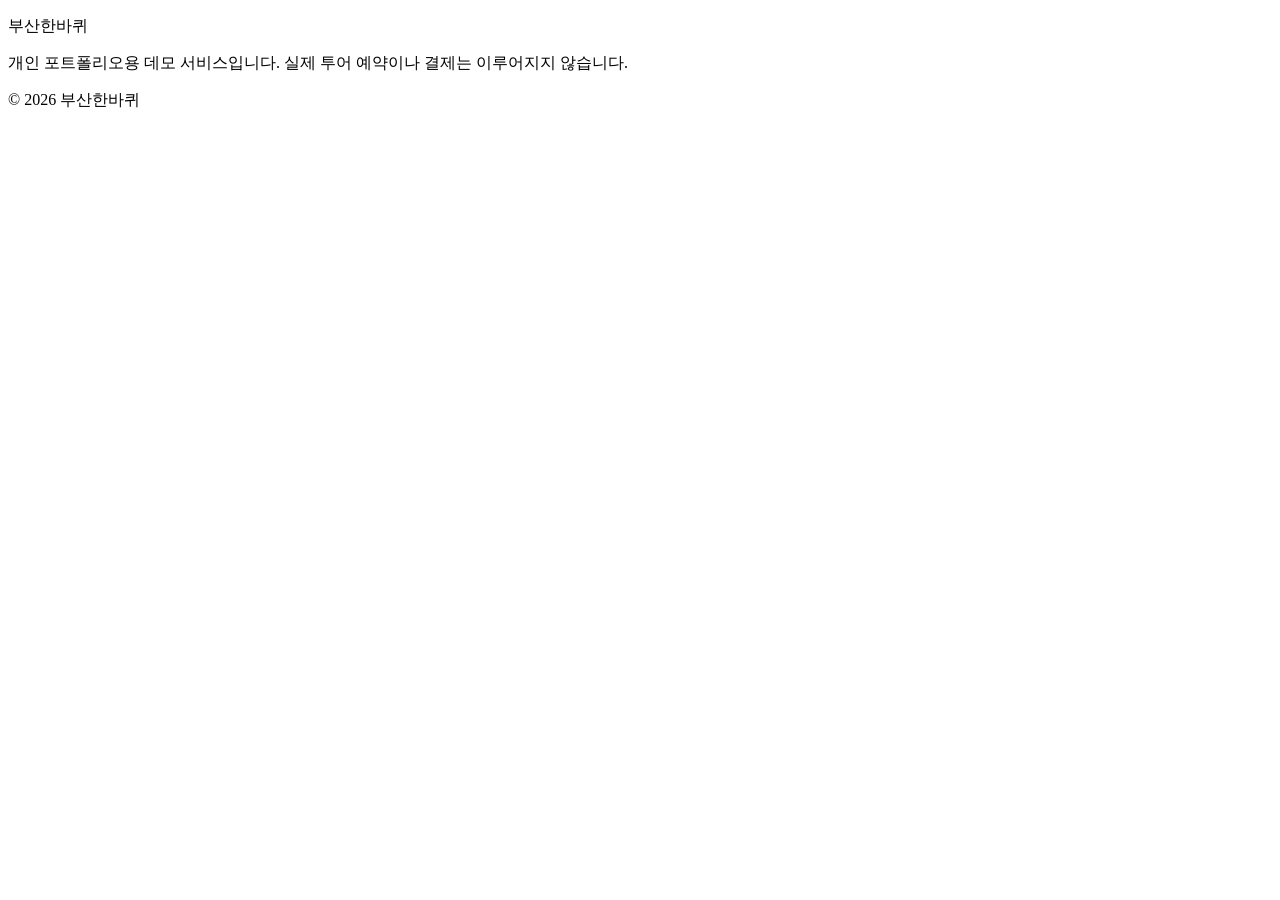
<file: src/main/resources/templates/fragments/footer.html>
<!DOCTYPE html>
<!--
  fragments/footer.html : 아래쪽(bottom) 조각
  - 포트폴리오용 데모라는 것을 분명히 적는다 (실제 예약·결제로 오해하지 않게)
-->
<html xmlns:th="http://www.thymeleaf.org" lang="ko">
<body>

<footer class="site-footer" th:fragment="footer">
  <div class="container footer-inner">
    <p class="footer-name">부산한바퀴</p>
    <p>개인 포트폴리오용 데모 서비스입니다. 실제 투어 예약이나 결제는 이루어지지 않습니다.</p>
    <!-- 올해 연도를 서버에서 계산해서 출력: #temporals.createNow() = 지금 시각, format으로 연도만 -->
    <p class="footer-copy">&copy; <span th:text="${#temporals.format(#temporals.createNow(), 'yyyy')}">2026</span> 부산한바퀴</p>
  </div>
</footer>

</body>
</html>
</file>
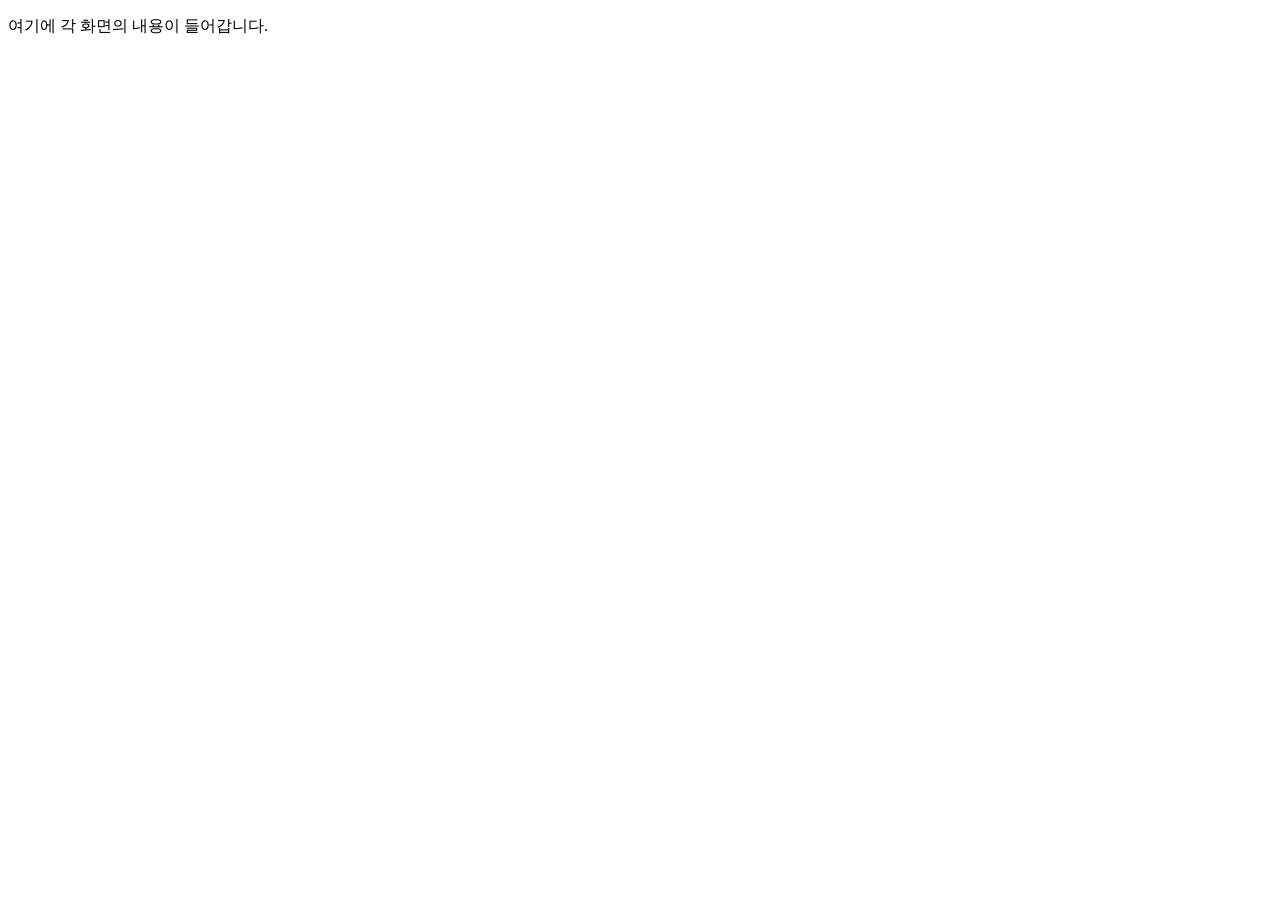
<file: src/main/resources/templates/layout/base.html>
<!DOCTYPE html>
<!--
  =====================================================================
  layout/base.html : 모든 화면의 "틀" (방법 B)
    top    = fragments/header.html
    center = 각 화면이 넘겨준 <main>
    bottom = fragments/footer.html

  ★ th:fragment="layout(title, content)"
    이 html 태그 전체가 "layout"이라는 이름의 조각이고, 매개변수 2개를 받는다.
      title   : 각 화면의 <title> 태그
      content : 각 화면의 <main> 태그
    각 화면은 이렇게 부른다 (index.html 참고)
      <html th:replace="~{layout/base :: layout(~{::title}, ~{::main})}">
        → "layout/base 파일의 layout 조각을 쓰고, 내 <title>과 <main>을 넘긴다"

  ★ 경로 규칙 (타임리프 PDF 2장)
    ~{layout/base}, ~{fragments/header}  : 템플릿 경로 → templates 기준, 앞에 / 없음, .html 없음
    @{/css/common.css}                   : URL → / 로 시작 (static 폴더 이름은 안 씀)
  =====================================================================
-->
<html th:fragment="layout(title, content)" xmlns:th="http://www.thymeleaf.org" lang="ko">
<head>
  <meta charset="UTF-8">
  <!-- 휴대폰에서 화면 폭에 맞게 보이게 (없으면 PC 화면을 작게 줄여서 보여 줌) -->
  <meta name="viewport" content="width=device-width, initial-scale=1">

  <!-- 각 화면이 넘겨준 <title>로 통째로 바뀜. 넘기지 않으면 "부산한바퀴"가 남음 -->
  <title th:replace="${title}">부산한바퀴</title>

  <!-- 탭 아이콘: 로고 아이콘 SVG를 그대로 씀 -->
  <link rel="icon" type="image/svg+xml" th:href="@{/img/logo-icon.svg}">

  <!-- 글꼴 (구글 폰트): 로고 글자 Black Han Sans, 본문 Noto Sans KR
       인터넷이 안 되면 common.css에 적은 다음 글꼴(맑은 고딕 등)로 자동으로 바뀜 -->
  <link rel="preconnect" href="https://fonts.googleapis.com">
  <link rel="preconnect" href="https://fonts.gstatic.com" crossorigin>
  <link rel="stylesheet"
        href="https://fonts.googleapis.com/css2?family=Black+Han+Sans&amp;family=Noto+Sans+KR:wght@400;700&amp;display=swap">

  <!-- ★ CSRF 토큰 (4단계): fetch 로 POST 할 때 자바스크립트가 이 값을 읽어 헤더에 넣는다 (6단계)
       _csrf 는 시큐리티가 요청마다 넣어 주는 값. ?. = 값이 없으면 오류 대신 빈칸 (null 안전)
       폼(th:action)은 자동으로 들어가므로 이 meta 가 필요 없다 -->
  <meta name="_csrf" th:content="${_csrf?.token}">
  <meta name="_csrf_header" th:content="${_csrf?.headerName}">

  <!-- 공통 CSS: src/main/resources/static/css/common.css -->
  <link rel="stylesheet" th:href="@{/css/common.css}">
</head>
<body>
  <!-- top: 조각을 가져와 이 div를 통째로 <header>로 바꿈 (th:replace) -->
  <div th:replace="~{fragments/header :: header}"></div>

  <!-- center: 각 화면이 넘겨준 <main>으로 통째로 바뀜 -->
  <main th:replace="${content}">
    <p>여기에 각 화면의 내용이 들어갑니다.</p>
  </main>

  <!-- bottom -->
  <div th:replace="~{fragments/footer :: footer}"></div>
</body>
</html>
</file>
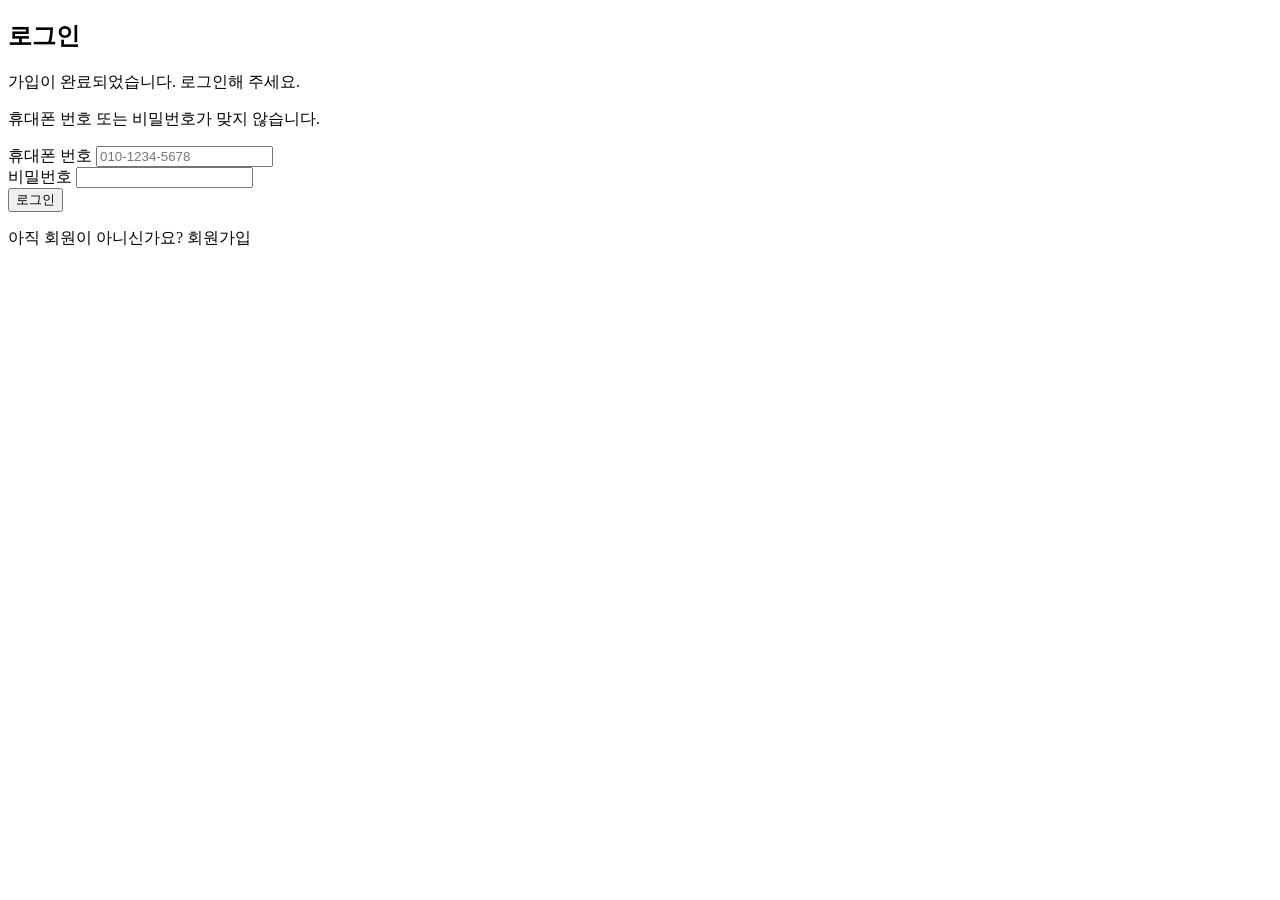
<file: src/main/resources/templates/member/login.html>
<!DOCTYPE html>
<!--
  =====================================================================
  member/login.html : 로그인 화면 (GET /login)

  ★ 이 폼은 컨트롤러가 아니라 "시큐리티 필터"로 간다 (POST /login, SecurityConfig.formLogin)
    입력칸 name 은 설정과 같아야 함: phone (usernameParameter), password (passwordParameter)

  ★ th:action 을 쓰는 이유: CSRF 토큰이 숨은 입력칸(_csrf)으로 "자동"으로 들어간다.
    그냥 action="/login" 이라고 쓰면 토큰이 빠져서 403 Forbidden.

  ★ 주소 뒤 ?error / ?signup 으로 안내 문장 고르기
    ${param.error}  : 주소에 ?error 가 있으면 값이 있음 → 로그인 실패
    ${param.signup} : 회원가입 직후 (AuthController 가 /login?signup 으로 보냄)
  =====================================================================
-->
<html th:replace="~{layout/base :: layout(~{::title}, ~{::main})}"
      xmlns:th="http://www.thymeleaf.org" lang="ko">
<head>
  <title>로그인 - 부산한바퀴</title>
</head>
<body>
<main>
  <section class="container section">
    <div class="form-box">
      <h1 class="form-title">로그인</h1>

      <!-- 안내 문장 (둘 중 해당하는 것만 보임) -->
      <p class="alert alert-ok" th:if="${param.signup != null}">가입이 완료되었습니다. 로그인해 주세요.</p>
      <!-- 번호가 없는지, 비밀번호가 틀렸는지 구분하지 않음 (가입 여부가 새어 나가지 않게) -->
      <p class="alert alert-error" th:if="${param.error != null}">휴대폰 번호 또는 비밀번호가 맞지 않습니다.</p>

      <form th:action="@{/login}" method="post">
        <div class="form-row">
          <label for="phone">휴대폰 번호</label>
          <!-- inputmode="numeric" : 휴대폰에서 숫자 키패드가 뜸 / autocomplete : 브라우저 자동 입력 -->
          <input type="text" id="phone" name="phone" inputmode="numeric" autocomplete="username"
                 placeholder="010-1234-5678" required>
        </div>
        <div class="form-row">
          <label for="password">비밀번호</label>
          <input type="password" id="password" name="password" autocomplete="current-password" required>
        </div>
        <button type="submit" class="btn btn-primary btn-block">로그인</button>
      </form>

      <p class="form-foot">아직 회원이 아니신가요? <a th:href="@{/signup}">회원가입</a></p>
    </div>
  </section>
</main>
</body>
</html>
</file>
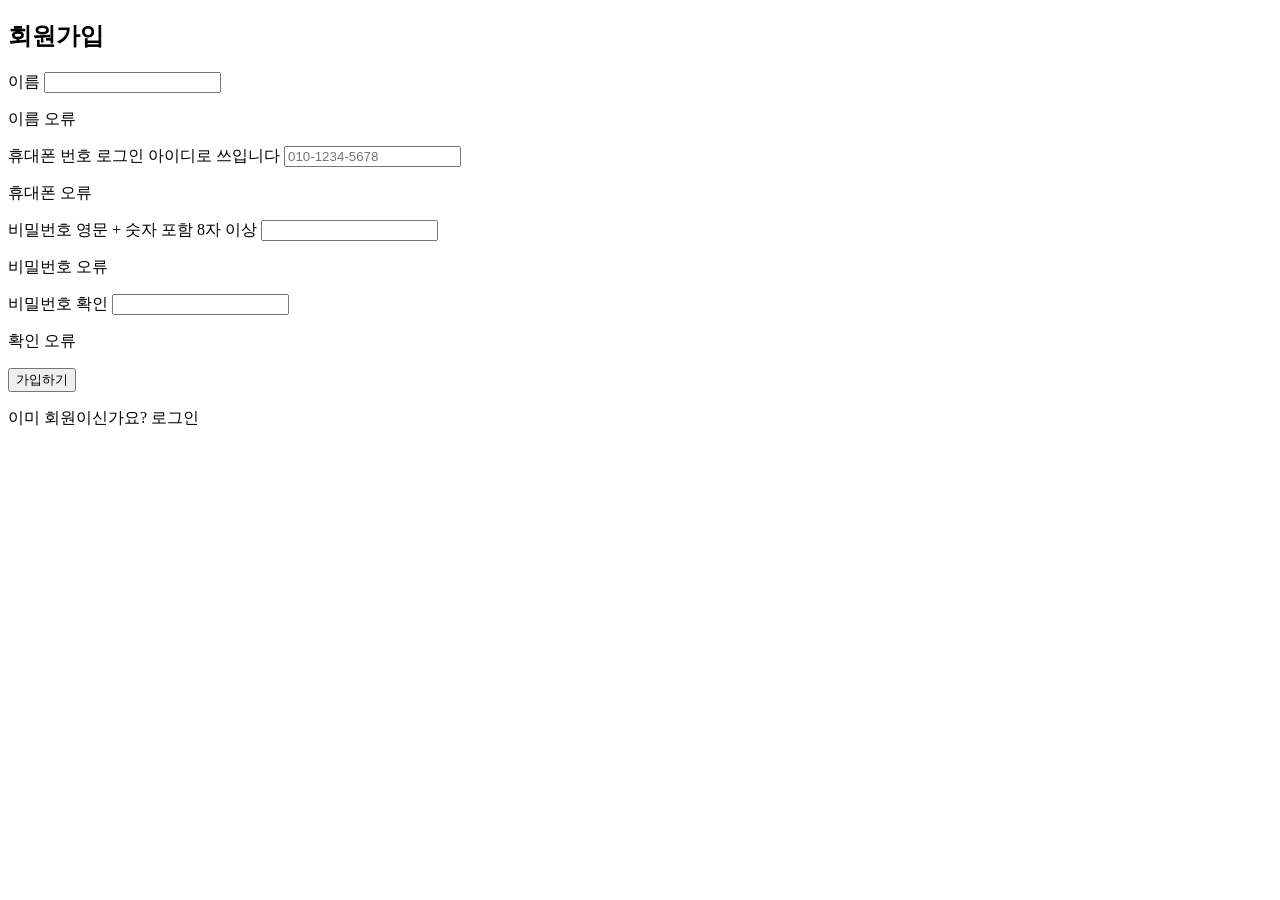
<file: src/main/resources/templates/member/signup.html>
<!DOCTYPE html>
<!--
  =====================================================================
  member/signup.html : 회원가입 (GET /signup 화면, POST /signup 처리)

  ★ 폼 바인딩
    th:object="${form}"   : 이 폼이 다루는 객체 = 컨트롤러가 담은 SignupForm
    th:field="*{name}"    : *{ } = th:object 객체의 필드 → id="name" name="name" value="입력했던 값" 을 만들어 줌
                            (검사에 실패해서 화면이 다시 나와도 입력값이 그대로 남아 있음. 비밀번호 칸은 비움)
    th:errors="*{name}"   : 그 필드의 오류 문장 (@NotBlank 등의 message, 또는 rejectValue 로 넣은 문장)
    th:if="${#fields.hasErrors('name')}" : 그 필드에 오류가 있을 때만 보이게

  ★ th:action → CSRF 토큰 자동 포함
  =====================================================================
-->
<html th:replace="~{layout/base :: layout(~{::title}, ~{::main})}"
      xmlns:th="http://www.thymeleaf.org" lang="ko">
<head>
  <title>회원가입 - 부산한바퀴</title>
</head>
<body>
<main>
  <section class="container section">
    <div class="form-box">
      <h1 class="form-title">회원가입</h1>

      <!-- novalidate : 브라우저 자체 검사를 끄고 서버 검사 결과(한국어 문장)를 보여 주기 위해 -->
      <form th:action="@{/signup}" th:object="${form}" method="post" novalidate>

        <div class="form-row">
          <label for="name">이름</label>
          <!-- th:errorclass : 오류가 있으면 class 에 input-error 를 붙임 (빨간 테두리) -->
          <input type="text" th:field="*{name}" th:errorclass="input-error" autocomplete="name">
          <p class="field-error" th:if="${#fields.hasErrors('name')}" th:errors="*{name}">이름 오류</p>
        </div>

        <div class="form-row">
          <label for="phone">휴대폰 번호 <span class="form-hint">로그인 아이디로 쓰입니다</span></label>
          <input type="text" th:field="*{phone}" th:errorclass="input-error"
                 inputmode="numeric" autocomplete="tel" placeholder="010-1234-5678">
          <p class="field-error" th:if="${#fields.hasErrors('phone')}" th:errors="*{phone}">휴대폰 오류</p>
        </div>

        <div class="form-row">
          <label for="password">비밀번호 <span class="form-hint">영문 + 숫자 포함 8자 이상</span></label>
          <!-- th:field 는 type="password" 칸에는 value 를 채우지 않는다 (비밀번호를 화면에 다시 보내지 않음) -->
          <input type="password" th:field="*{password}" th:errorclass="input-error" autocomplete="new-password">
          <p class="field-error" th:if="${#fields.hasErrors('password')}" th:errors="*{password}">비밀번호 오류</p>
        </div>

        <div class="form-row">
          <label for="passwordConfirm">비밀번호 확인</label>
          <input type="password" th:field="*{passwordConfirm}" th:errorclass="input-error" autocomplete="new-password">
          <p class="field-error" th:if="${#fields.hasErrors('passwordConfirm')}" th:errors="*{passwordConfirm}">확인 오류</p>
        </div>

        <button type="submit" class="btn btn-primary btn-block">가입하기</button>
      </form>

      <p class="form-foot">이미 회원이신가요? <a th:href="@{/login}">로그인</a></p>
    </div>
  </section>
</main>
</body>
</html>
</file>
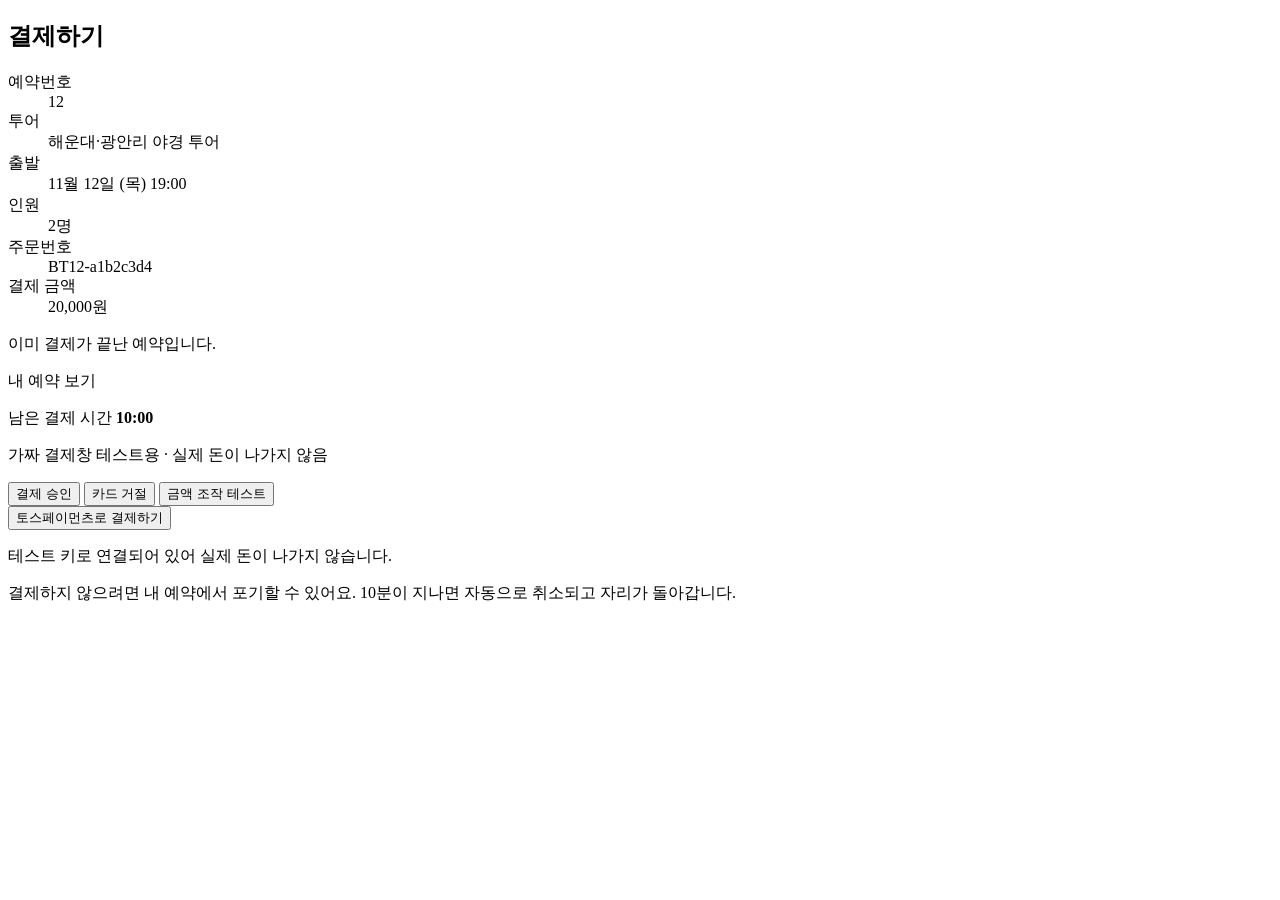
<file: src/main/resources/templates/payment/checkout.html>
<!DOCTYPE html>
<!--
  =====================================================================
  payment/checkout.html : 결제 화면 (GET /payments/{예약번호}, 로그인 필요) — 7단계
  - model: checkout = CheckoutView (주문 내용 · 결제 가능 여부 · 남은 초)
           pgType = "fake" 또는 "toss" (application.yml 의 bustour.pg.type)
           tossClientKey = 토스 클라이언트 키 (test_ck_…, 브라우저용이라 화면에 넣어도 됨)

  ★ 지금은 "가짜 결제창"(테스트용). 버튼 3개
      결제 승인   : 결제 번호 fake_xxxx 를 만들어 확정 API 호출 → 성공
      카드 거절   : 결제 번호 fake_decline_xxxx → 가짜 PG 가 거절 (예약은 결제 대기 그대로)
      금액 조작   : 금액을 1,000원 적게 보냄 → 서버가 예약 금액과 비교해 거절 + 기록 (규칙 R15 확인용)
  ★ pgType 이 toss 면 가짜 결제창 대신 "토스페이먼츠로 결제" 버튼
    → 토스 결제창 → 성공하면 토스가 /payments/{id}/toss/success 로 보냄 → 서버가 승인 · 확정 (PaymentController)

  ★ 금액 · 주문번호는 화면에 보여 줄 뿐, 서버는 예약할 때 저장한 금액으로 다시 확인한다.
  =====================================================================
-->
<html th:replace="~{layout/base :: layout(~{::title}, ~{::main})}"
      xmlns:th="http://www.thymeleaf.org" lang="ko">
<head>
  <title>결제 - 부산한바퀴</title>
</head>
<body>
<main>
  <section class="container section">
    <div class="pay-box">
      <h1 class="form-title">결제하기</h1>

      <!-- 주문 내용 (dl = 이름 · 값 목록) -->
      <dl class="pay-summary">
        <dt>예약번호</dt> <dd th:text="${checkout.reservationId}">12</dd>
        <dt>투어</dt>     <dd th:text="${checkout.tourName}">해운대·광안리 야경 투어</dd>
        <dt>출발</dt>     <dd th:text="${#temporals.format(checkout.startAt, 'M월 d일 (E) HH:mm')}">11월 12일 (목) 19:00</dd>
        <dt>인원</dt>     <dd th:text="|${checkout.headcount}명|">2명</dd>
        <dt>주문번호</dt> <dd th:text="${checkout.orderId}">BT12-a1b2c3d4</dd>
        <dt>결제 금액</dt>
        <dd class="pay-amount" th:text="|${#numbers.formatInteger(checkout.amount, 1, 'COMMA')}원|">20,000원</dd>
      </dl>

      <!-- 결제할 수 없을 때 (이미 결제 · 만료 · 시간 지남): 이유 + 내 예약으로 -->
      <div th:unless="${checkout.payable}">
        <p class="alert alert-error" th:text="${checkout.notice}">이미 결제가 끝난 예약입니다.</p>
        <a class="btn btn-primary btn-block" th:href="@{/my/reservations}">내 예약 보기</a>
      </div>

      <!-- 결제할 수 있을 때 -->
      <div th:if="${checkout.payable}">
        <p class="pay-remain">남은 결제 시간
          <!-- my-reservations.js 가 1초마다 다시 계산 (0 이 되면 새로고침 → 위의 "시간 지남" 안내로 바뀜) -->
          <strong class="countdown" th:data-remain="${checkout.remainSeconds}">10:00</strong>
        </p>

        <!-- (pgType = fake) 가짜 결제창: 자바스크립트가 data-* 값을 읽어 확정 API 를 부른다 -->
        <div class="fake-pg" id="fake-pg" th:if="${pgType == 'fake'}"
             th:data-reservation-id="${checkout.reservationId}"
             th:data-amount="${checkout.amount}">
          <p class="fake-pg-title">가짜 결제창 <span class="fake-pg-tag">테스트용 · 실제 돈이 나가지 않음</span></p>
          <div class="fake-pg-actions">
            <button type="button" class="btn btn-primary" data-pay="approve">결제 승인</button>
            <button type="button" class="btn btn-outline" data-pay="decline">카드 거절</button>
            <button type="button" class="btn btn-outline" data-pay="tamper">금액 조작 테스트</button>
          </div>
          <!-- 서버가 돌려준 결과 문장 -->
          <p class="alert" id="pay-message" hidden></p>
        </div>

        <!-- (pgType = toss) 토스 결제 버튼: data-* 값으로 토스 결제창을 띄운다 (static/js/payment-checkout.js)
             주문번호 · 금액은 서버가 만든 값. 결제 후 서버가 이 값과 토스가 돌려준 값을 다시 비교한다 -->
        <div class="toss-pay" id="toss-pay" th:if="${pgType == 'toss'}"
             th:data-client-key="${tossClientKey}"
             th:data-reservation-id="${checkout.reservationId}"
             th:data-amount="${checkout.amount}"
             th:data-order-id="${checkout.orderId}"
             th:data-order-name="|${checkout.tourName} ${checkout.headcount}명|">
          <button type="button" class="btn btn-primary btn-block" id="toss-pay-btn">토스페이먼츠로 결제하기</button>
          <p class="modal-note">테스트 키로 연결되어 있어 실제 돈이 나가지 않습니다.</p>
          <p class="alert alert-error" id="toss-message" hidden></p>
        </div>

        <p class="modal-note">결제하지 않으려면 <a th:href="@{/my/reservations}">내 예약</a>에서 포기할 수 있어요.
          10분이 지나면 자동으로 취소되고 자리가 돌아갑니다.</p>
      </div>
    </div>
  </section>

  <!-- (toss) 토스 결제 SDK v2 — 결제창을 띄우는 TossPayments() 함수를 만들어 줌. 반드시 payment-checkout.js 보다 먼저 -->
  <script th:if="${pgType == 'toss' and checkout.payable}" src="https://js.tosspayments.com/v2/standard"></script>
  <!-- 남은 시간 카운트다운은 내 예약 화면과 같은 스크립트를 함께 씀 -->
  <script th:src="@{/js/my-reservations.js}"></script>
  <script th:src="@{/js/payment-checkout.js}"></script>
</main>
</body>
</html>
</file>
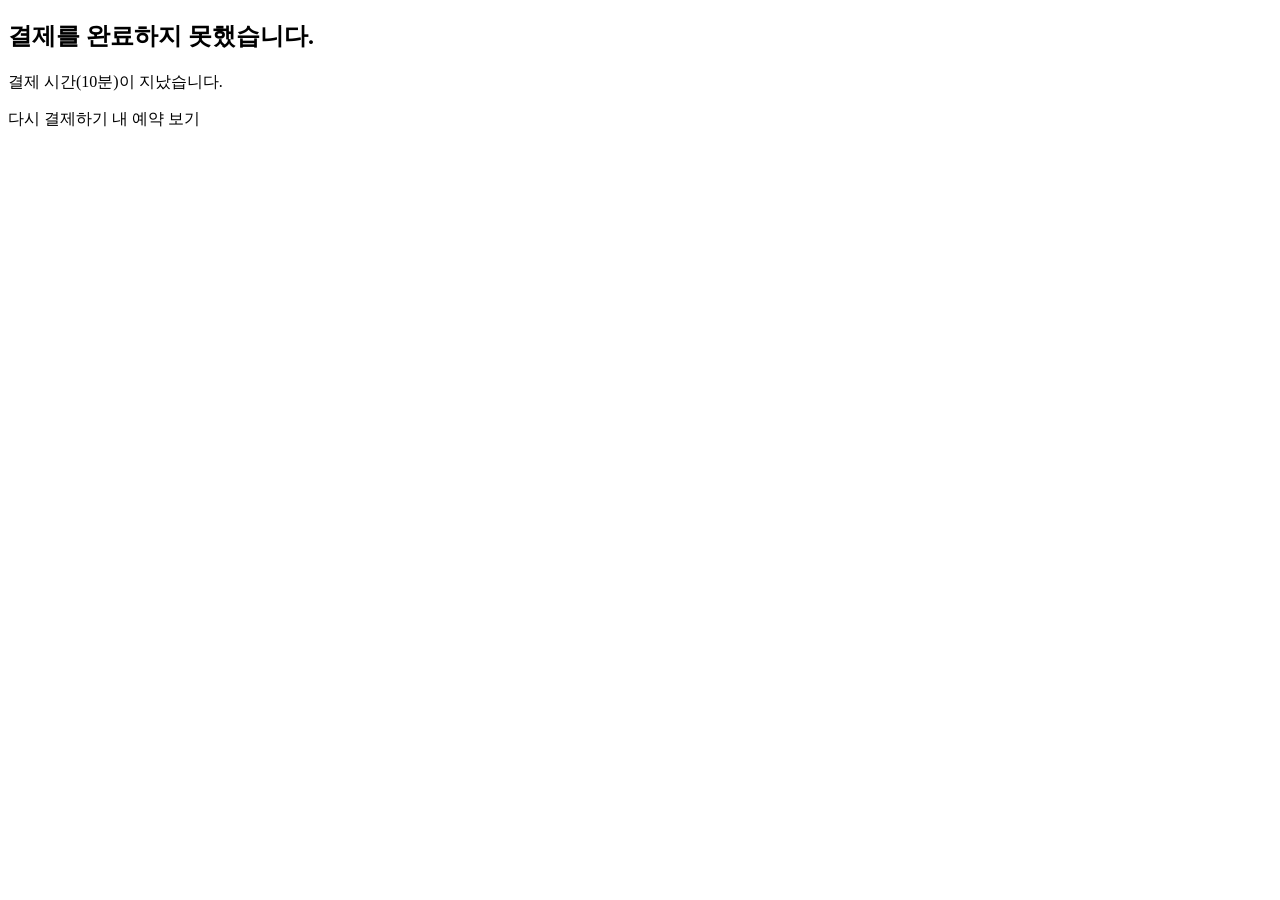
<file: src/main/resources/templates/payment/result.html>
<!DOCTYPE html>
<!--
  =====================================================================
  payment/result.html : 결제 결과 안내 (토스 결제창에서 돌아왔는데 확정하지 못했을 때) — 7단계
  - model: resultTitle   제목 ("결제를 완료하지 못했습니다.")
           resultMessage 이유 (서버 · 토스가 준 문장 → th:text 라 HTML 로 해석되지 않음 = 안전)
           retryId       다시 결제할 수 있으면 예약 번호, 아니면 null (버튼 숨김)
  =====================================================================
-->
<html th:replace="~{layout/base :: layout(~{::title}, ~{::main})}"
      xmlns:th="http://www.thymeleaf.org" lang="ko">
<head>
  <title>결제 결과 - 부산한바퀴</title>
</head>
<body>
<main>
  <section class="container section">
    <div class="pay-box">
      <h1 class="form-title" th:text="${resultTitle}">결제를 완료하지 못했습니다.</h1>
      <p class="alert alert-error" th:text="${resultMessage}">결제 시간(10분)이 지났습니다.</p>

      <div class="fake-pg-actions">
        <!-- 다시 결제할 수 있을 때만 (카드 거절 · 결제창 닫음 · PG 연결 실패) -->
        <a class="btn btn-primary" th:if="${retryId != null}"
           th:href="@{/payments/{id}(id=${retryId})}">다시 결제하기</a>
        <a class="btn btn-outline" th:href="@{/my/reservations}">내 예약 보기</a>
      </div>
    </div>
  </section>
</main>
</body>
</html>
</file>
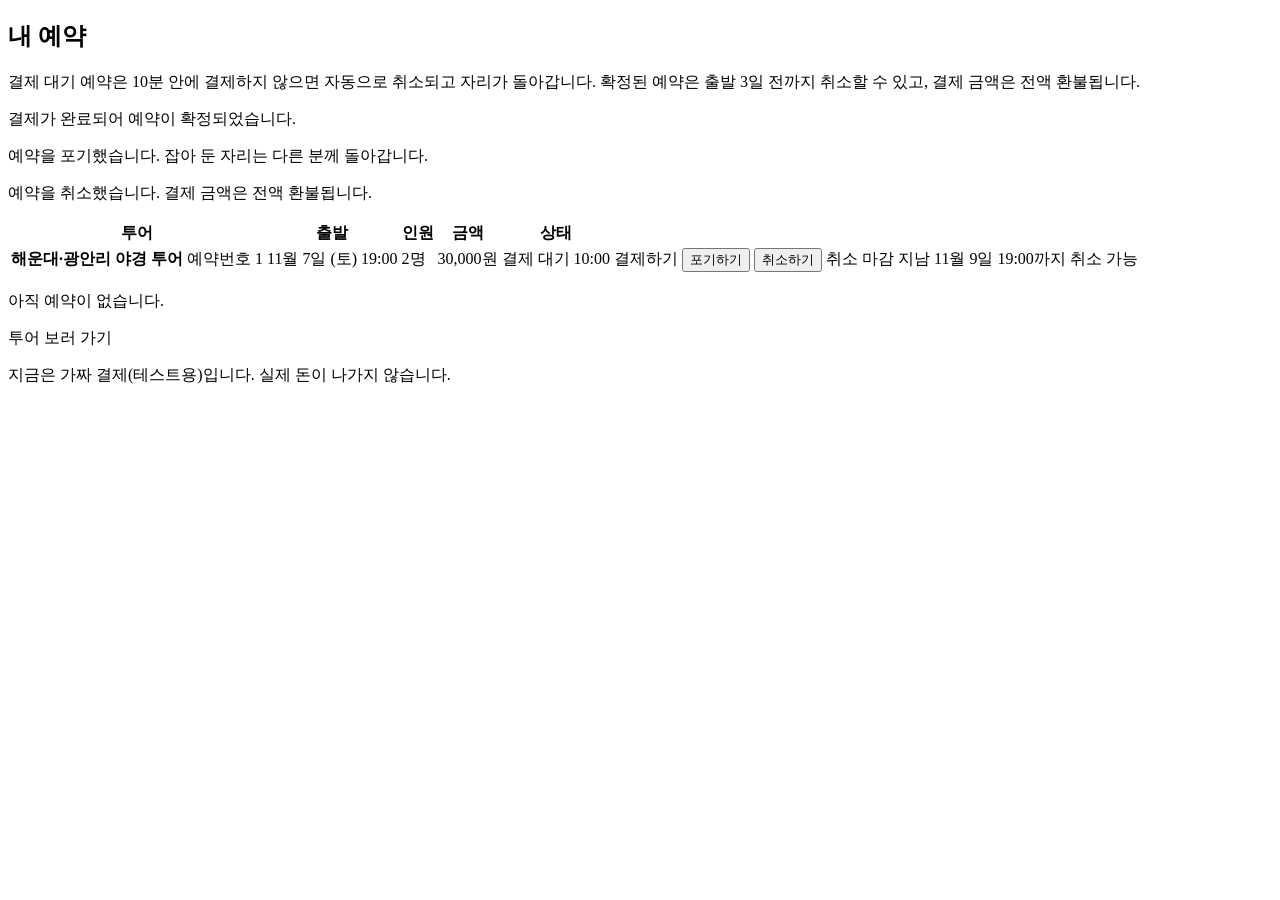
<file: src/main/resources/templates/reservation/my.html>
<!DOCTYPE html>
<!--
  =====================================================================
  reservation/my.html : 내 예약 (GET /my/reservations, 로그인 필요)
  - model: reservations = List<MyReservationView> (최신순, 내 것만)
  - 결제 대기(PENDING) 예약은 남은 시간이 1초씩 줄어듦 (static/js/my-reservations.js)
  - (7단계) 결제 대기: "결제하기"(결제 화면으로) · "포기하기"(자리 반환)
             예약 확정 + 출발 3일 전보다 앞: "취소하기"(전액 환불)
    버튼 동작은 static/js/my-reservations.js (fetch + CSRF 헤더). 버튼의 data-id = 예약 번호
  =====================================================================
-->
<html th:replace="~{layout/base :: layout(~{::title}, ~{::main})}"
      xmlns:th="http://www.thymeleaf.org" lang="ko">
<head>
  <title>내 예약 - 부산한바퀴</title>
</head>
<body>
<main>
  <section class="container section">
    <h1 class="page-title">내 예약</h1>
    <p class="page-desc">결제 대기 예약은 10분 안에 결제하지 않으면 자동으로 취소되고 자리가 돌아갑니다.
      확정된 예약은 출발 3일 전까지 취소할 수 있고, 결제 금액은 전액 환불됩니다.</p>

    <!-- 결제 · 포기 · 취소 직후 안내 (주소 뒤 ?paid / ?abandoned / ?canceled) -->
    <p class="alert alert-ok" th:if="${param.paid != null}">결제가 완료되어 예약이 확정되었습니다.</p>
    <p class="alert alert-ok" th:if="${param.abandoned != null}">예약을 포기했습니다. 잡아 둔 자리는 다른 분께 돌아갑니다.</p>
    <p class="alert alert-ok" th:if="${param.canceled != null}">예약을 취소했습니다. 결제 금액은 전액 환불됩니다.</p>
    <!-- 버튼을 눌렀는데 실패했을 때 자바스크립트가 문장을 넣음 -->
    <p class="alert alert-error" id="my-message" hidden></p>

    <!-- 예약이 있을 때: 표 (휴대폰에서 넘치면 이 상자 안에서만 옆으로 스크롤) -->
    <div class="table-box" th:unless="${#lists.isEmpty(reservations)}">
      <table class="my-table">
        <thead>
          <tr>
            <th>투어</th>
            <th>출발</th>
            <th>인원</th>
            <th>금액</th>
            <th>상태</th>
            <th></th>
          </tr>
        </thead>
        <tbody>
          <tr th:each="r : ${reservations}">
            <td>
              <strong th:text="${r.tourName}">해운대·광안리 야경 투어</strong>
              <!-- 예약 번호: 문의할 때 쓰는 번호 -->
              <span class="my-no" th:text="|예약번호 ${r.id}|">예약번호 1</span>
            </td>
            <td th:text="${#temporals.format(r.startAt, 'M월 d일 (E) HH:mm')}">11월 7일 (토) 19:00</td>
            <td th:text="|${r.headcount}명|">2명</td>
            <td th:text="|${#numbers.formatInteger(r.amount, 1, 'COMMA')}원|">30,000원</td>
            <td>
              <span class="badge" th:classappend="${r.badge}" th:text="${r.statusText}">결제 대기</span>
              <!-- 결제 대기만: 남은 시간 (data-remain = 남은 초, 자바스크립트가 1초마다 줄임) -->
              <span class="countdown" th:if="${r.pending}" th:data-remain="${r.remainSeconds}">10:00</span>
            </td>
            <td class="cell-right">
              <!-- 결제 대기: 결제하기(결제 화면) · 포기하기 -->
              <span class="my-actions" th:if="${r.pending}">
                <a class="btn btn-primary btn-small" th:href="@{/payments/{id}(id=${r.id})}">결제하기</a>
                <button type="button" class="btn btn-outline btn-small"
                        data-action="abandon" th:data-id="${r.id}">포기하기</button>
              </span>
              <!-- 확정 + 취소 마감 전: 취소하기 -->
              <span class="my-actions" th:if="${r.cancelable}">
                <button type="button" class="btn btn-outline btn-small"
                        data-action="cancel" th:data-id="${r.id}"
                        th:data-amount="${r.amount}">취소하기</button>
              </span>
              <!-- 확정이지만 취소 마감이 지남 -->
              <span class="my-no" th:if="${r.cancelUntil != null and !r.cancelable}">취소 마감 지남</span>
              <!-- 취소 마감 안내 -->
              <span class="my-no" th:if="${r.cancelable}"
                    th:text="|${#temporals.format(r.cancelUntil, 'M월 d일 HH:mm')}까지 취소 가능|">11월 9일 19:00까지 취소 가능</span>
            </td>
          </tr>
        </tbody>
      </table>
    </div>

    <!-- 예약이 하나도 없을 때 -->
    <div class="empty" th:if="${#lists.isEmpty(reservations)}">
      <p>아직 예약이 없습니다.</p>
      <a class="btn btn-primary" th:href="@{/#tours}">투어 보러 가기</a>
    </div>

    <p class="modal-note my-note">지금은 가짜 결제(테스트용)입니다. 실제 돈이 나가지 않습니다.</p>
  </section>

  <script th:src="@{/js/my-reservations.js}"></script>
</main>
</body>
</html>
</file>
